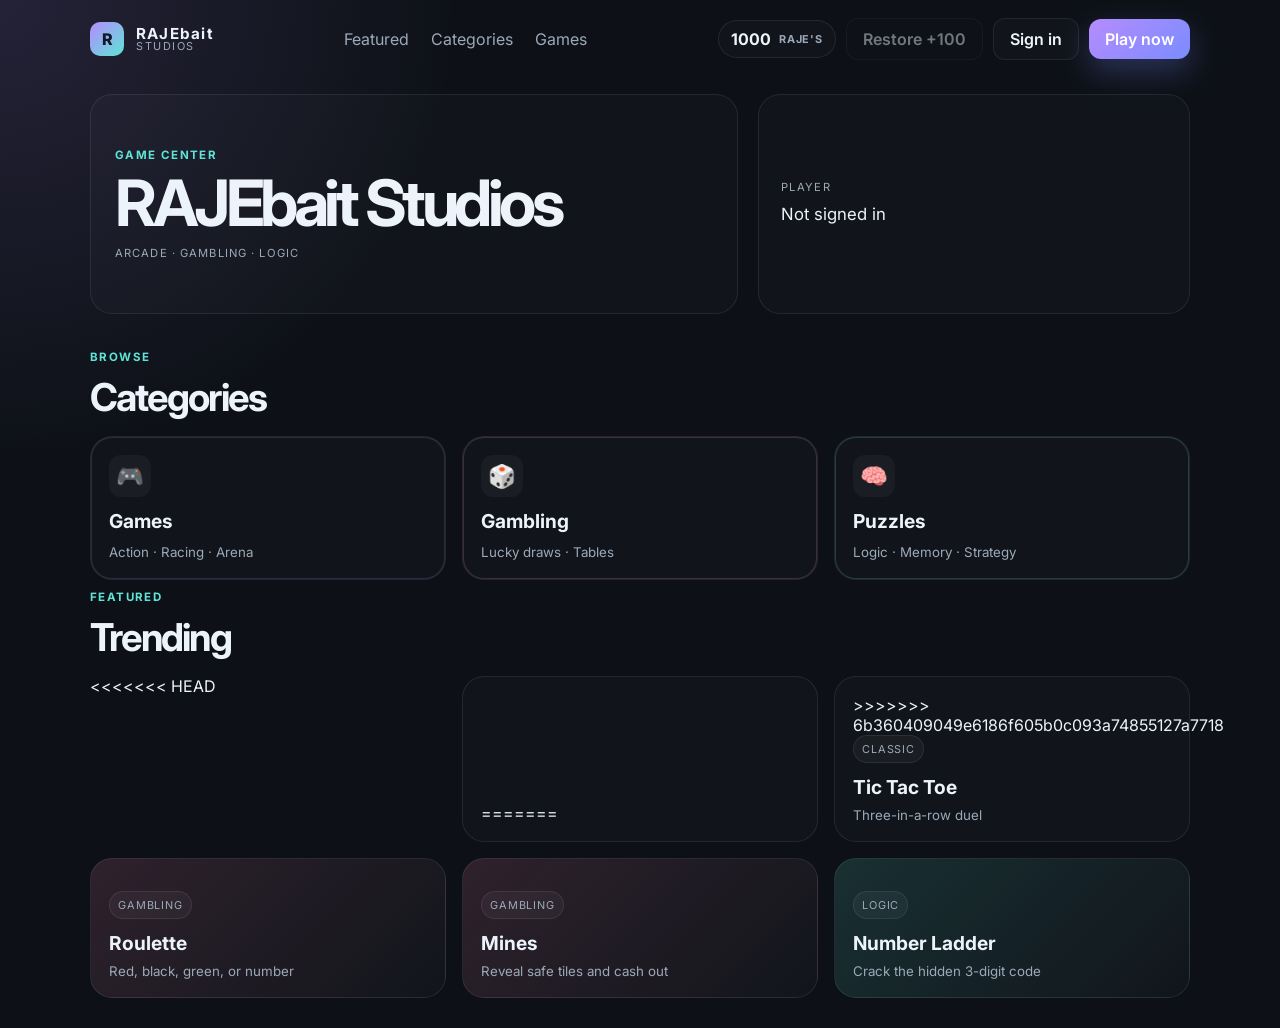
<file: index.html>
<!DOCTYPE html>
<html lang="en">
  <head>
    <meta charset="UTF-8" />
    <meta name="viewport" content="width=device-width, initial-scale=1.0" />
    <title>RAJEbait Studios</title>
    <meta
      name="description"
      content="Minimal game center home page for RAJEbait Studios."
    />
    <link rel="preconnect" href="https://fonts.googleapis.com" />
    <link rel="preconnect" href="https://fonts.gstatic.com" crossorigin />
    <link href="https://fonts.googleapis.com/css2?family=Inter:wght@400;500;600;700;800&display=swap" rel="stylesheet" />
    <link rel="stylesheet" href="styles.css?v=10" />
  </head>
  <body>
    <div class="app-shell">
      <header class="topbar container">
        <a class="brand-link" href="index.html" aria-label="RAJEbait Studios home page">
          <div class="brand-wrap">
            <div class="brand-mark">R</div>
            <div class="brand-copy">
              <span class="brand-name">RAJEbait</span>
              <span class="brand-sub">STUDIOS</span>
            </div>
          </div>
        </a>

        <nav class="main-nav" aria-label="Main navigation">
          <a href="#featured">Featured</a>
          <a href="#categories">Categories</a>
          <a href="games.html">Games</a>
        </nav>

        <div class="header-actions">
          <div class="balance-pill" aria-live="polite">
            <span>1000</span>
            <small>RAJE's</small>
          </div>
          <button id="restoreBalanceButton" class="ghost-btn" type="button" disabled>Restore +100</button>
          <button id="signInButton" class="ghost-btn" type="button">Sign in</button>
          <button id="playNowButton" class="primary-btn" type="button">Play now</button>
        </div>
      </header>

      <main class="container page-content">
        <section class="hero" id="featured">
          <div class="hero-copy">
            <p class="eyebrow">game center</p>
            <h1>RAJEbait Studios</h1>
            <p class="subtitle">Arcade · Gambling · Logic</p>
          </div>

          <aside class="user-panel" id="userPanel">
            <p class="panel-label">Player</p>
            <div id="accountSummary">Not signed in</div>
          </aside>
        </section>

        <section id="categories" class="categories">
          <div class="section-title">
            <p class="eyebrow">browse</p>
            <h2>Categories</h2>
          </div>

          <div class="category-grid">
            <button class="category-card accent-one" type="button" data-category="Games">
              <span class="icon">🎮</span>
              <h3>Games</h3>
              <small>Action · Racing · Arena</small>
            </button>

            <button class="category-card accent-two" type="button" data-category="Gambling">
              <span class="icon">🎲</span>
              <h3>Gambling</h3>
              <small>Lucky draws · Tables</small>
            </button>

            <button class="category-card accent-three" type="button" data-category="Puzzles & Logic">
              <span class="icon">🧠</span>
              <h3>Puzzles</h3>
              <small>Logic · Memory · Strategy</small>
            </button>
          </div>
        </section>

        <section class="featured">
          <div class="section-title">
            <p class="eyebrow">featured</p>
            <h2>Trending</h2>
          </div>

          <div class="feature-row">
<<<<<<< HEAD
            <button class="feature-card" type="button" data-game="Tic Tac Toe" data-category="Games" data-target="games.html">
=======
            <button class="feature-card" type="button" data-game="Tic Tac Toe" data-category="Games" data-target="tic-tac-toe.html">
>>>>>>> 6b360409049e6186f605b0c093a74855127a7718
              <span class="tag">Classic</span>
              <h3>Tic Tac Toe</h3>
              <small>Three-in-a-row duel</small>
            </button>

            <button class="feature-card danger" type="button" data-game="Roulette" data-category="Gambling" data-target="roulette.html">
              <span class="tag">Gambling</span>
              <h3>Roulette</h3>
              <small>Red, black, green, or number</small>
            </button>

            <button class="feature-card danger" type="button" data-game="Mines" data-category="Gambling" data-target="mines.html">
              <span class="tag">Gambling</span>
              <h3>Mines</h3>
              <small>Reveal safe tiles and cash out</small>
            </button>

            <button class="feature-card success" type="button" data-game="Number Ladder" data-category="Puzzles &amp; Logic" data-target="numberLadder/index.html">
              <span class="tag">Logic</span>
              <h3>Number Ladder</h3>
              <small>Crack the hidden 3-digit code</small>
            </button>
          </div>
        </section>
      </main>
    </div>

    <div id="authModal" class="modal hidden" aria-hidden="true">
      <div class="modal-card">
        <button id="closeModal" class="close-btn" type="button" aria-label="Close sign in">×</button>
        <p class="eyebrow">account</p>
        <h2 id="authTitle">Sign in</h2>
        <form id="authForm">
          <label>
            <span id="usernameLabel">Username</span>
            <input id="usernameInput" type="text" maxlength="24" placeholder="Enter username" required />
          </label>
          <label>
            <span id="passwordLabel">Password</span>
            <input id="passwordInput" type="password" maxlength="24" placeholder="Enter password" required />
          </label>
          <label id="confirmPasswordField" class="hidden" hidden style="display: none;">
            <span>Confirm password</span>
            <input id="confirmPasswordInput" type="password" maxlength="24" placeholder="Confirm password" />
          </label>
          <button id="authSubmitButton" class="primary-btn full-width" type="submit">Sign in</button>
        </form>
        <p id="authMessage" class="auth-message" aria-live="polite"></p>
        <button id="authSwitchButton" class="secondary-btn full-width auth-switch" type="button">Make account</button>
      </div>
    </div>

    <script src="script.js?v=6"></script>
  </body>
</html>
</file>
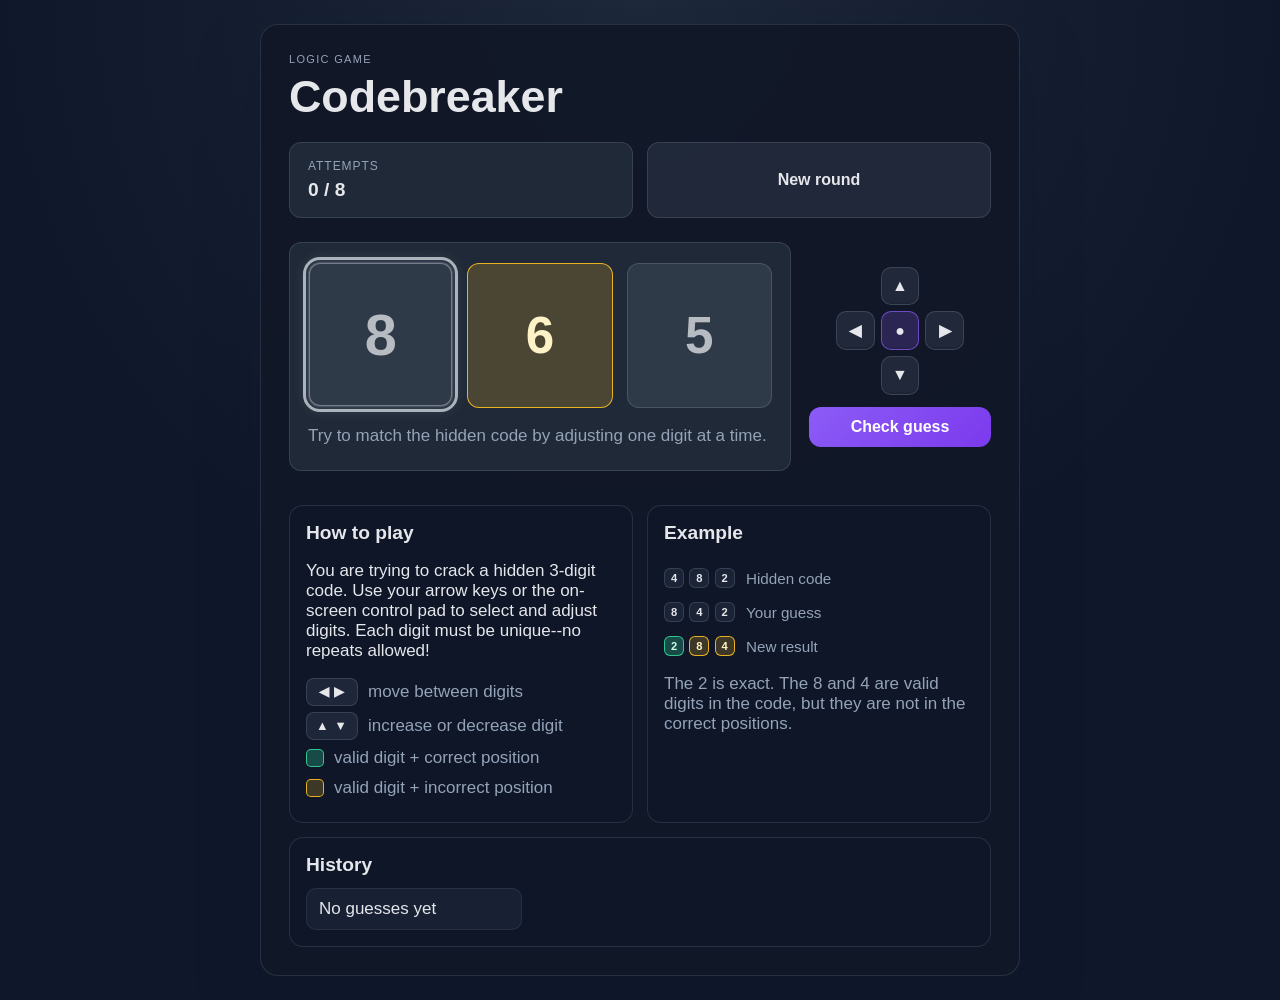
<file: codebreaker/index.html>
<!DOCTYPE html>
<html lang="en">
  <head>
    <meta charset="UTF-8" />
    <meta name="viewport" content="width=device-width, initial-scale=1.0" />
    <title>Codebreaker</title>
    <link rel="stylesheet" href="styles.css" />
  </head>
  <body>
    <main class="game-shell">
      <header class="topbar">
        <div>
          <p class="eyebrow">logic game</p>
          <h1>Codebreaker</h1>
        </div>
      </header>

      <section class="status-row">
        <div class="stat-card solo-stat">
          <span class="label">Attempts</span>
          <strong id="attemptCount">0 / 8</strong>
        </div>
        <button id="newGameBtn" class="secondary-btn new-round-btn" type="button">New round</button>
      </section>

      <div class="game-layout">
        <section class="guess-panel">
          <div id="guessRow" class="guess-row" aria-label="Current guess"></div>
          <p id="message" class="message" aria-live="polite">
            Try to match the hidden code by adjusting one digit at a time.
          </p>
        </section>

        <div class="controls-group">
          <div class="pad-wrap">
            <div class="dpad" aria-label="Directional controls">
              <button class="dpad-btn up" id="upBtn" type="button" aria-label="Move up">▲</button>
              <button class="dpad-btn left" id="leftBtn" type="button" aria-label="Move left">◀</button>
              <button class="dpad-btn center" id="centerBtn" type="button" aria-label="Select current slot">●</button>
              <button class="dpad-btn right" id="rightBtn" type="button" aria-label="Move right">▶</button>
              <button class="dpad-btn down" id="downBtn" type="button" aria-label="Move down">▼</button>
            </div>
          </div>

          <button id="checkBtn" class="primary-btn" type="button">Check guess</button>
        </div>
      </div>

      <div class="bottom-grid">
        <section class="info-panel">
          <h2>How to play</h2>
          <p>
            You are trying to crack a hidden 3-digit code. Use your arrow keys or the on-screen control pad to select and adjust digits. Each digit must be unique--no repeats allowed!
          </p>
          <ul class="play-guide">
            <li>
              <span class="key-badge" aria-label="Left and right arrows">◀ ▶</span>
              <span>move between digits</span>
            </li>
            <li>
              <span class="key-badge" aria-label="Up and down arrows">▲ ▼</span>
              <span>increase or decrease digit</span>
            </li>
            <li>
              <span class="color-chip exact-chip" aria-label="Exact"></span>
              <span>valid digit + correct position</span>
            </li>
            <li>
              <span class="color-chip partial-chip" aria-label="In sequence"></span>
              <span>valid digit + incorrect position</span>
            </li>
          </ul>
        </section>

        <section class="demo-panel">
          <h2>Example</h2>

          <div class="example-line">
            <div class="mini-digit-row" aria-label="Hidden code example">
              <span class="mini-digit">4</span>
              <span class="mini-digit">8</span>
              <span class="mini-digit">2</span>
            </div>
            <span class="example-label">Hidden code</span>
          </div>

          <div class="example-line">
            <div class="mini-digit-row" aria-label="Your guess example">
              <span class="mini-digit">8</span>
              <span class="mini-digit">4</span>
              <span class="mini-digit">2</span>
            </div>
            <span class="example-label">Your guess</span>
          </div>

          <div class="example-line">
            <div class="mini-digit-row" aria-label="Result example">
              <span class="mini-digit exact">2</span>
              <span class="mini-digit partial">8</span>
              <span class="mini-digit partial">4</span>
            </div>
            <span class="example-label">New result</span>
          </div>

          <p class="mini-note">The 2 is exact. The 8 and 4 are valid digits in the code, but they are not in the correct positions.</p>
        </section>
      </div>

      <section class="history-panel">
        <h2>History</h2>
        <div id="historyList" class="history-list"></div>
      </section>
    </main>

    <script src="script.js"></script>
  </body>
</html>
</file>
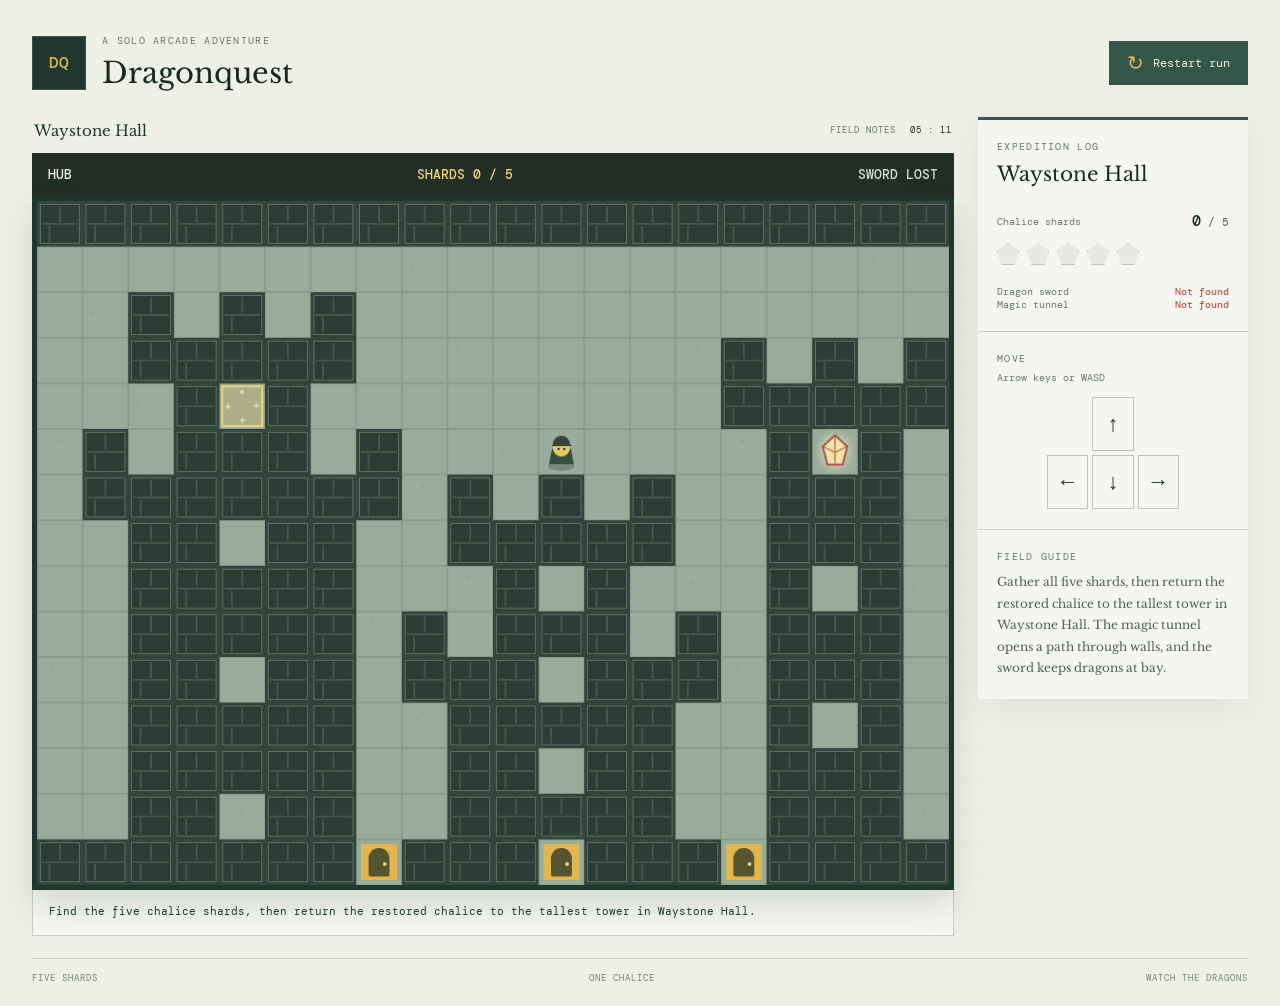
<file: dragonquest/index.html>
<!DOCTYPE html>
<html lang="en">
  <head>
    <meta charset="UTF-8" />
    <meta name="viewport" content="width=device-width, initial-scale=1.0" />
    <meta name="theme-color" content="#eef0e6" />
    <title>Dragonquest</title>
    <link rel="preconnect" href="https://fonts.googleapis.com" />
    <link rel="preconnect" href="https://fonts.gstatic.com" crossorigin />
    <link href="https://fonts.googleapis.com/css2?family=DM+Mono:wght@400;500&family=Libre+Baskerville:wght@400;700&display=swap" rel="stylesheet" />
    <link rel="stylesheet" href="styles.css" />
  </head>
  <body>
    <main class="page-shell">
      <header class="page-heading">
        <div class="title-lockup">
          <div class="crest" aria-hidden="true">DQ</div>
          <div>
            <p class="eyebrow">A solo arcade adventure</p>
            <h1>Dragonquest</h1>
          </div>
        </div>
        <button id="restartButton" class="restart-button" type="button">
          <span aria-hidden="true">↻</span> Restart run
        </button>
      </header>

      <div class="game-layout">
        <section class="play-area" aria-label="Dragonquest game">
          <div class="scene-labels">
            <span id="roomLabel">Waystone Hall</span>
            <span class="scene-coordinates">FIELD NOTES <span id="positionLabel">12 : 10</span></span>
          </div>
          <div class="canvas-hud" aria-label="Room status">
            <span id="canvasRoomLabel"></span>
            <span id="canvasShardStatus"></span>
            <span id="canvasSwordStatus"></span>
          </div>
          <div class="canvas-frame">
            <canvas id="gameCanvas" width="960" height="720" tabindex="0" aria-label="Game map. Use arrow keys or WASD to move."></canvas>
            <div id="winOverlay" class="win-overlay" hidden>
              <div class="victory-shards" aria-hidden="true">
                <span></span><span></span><span></span><span></span><span></span>
              </div>
              <p class="eyebrow">The chalice is home</p>
              <h2>Quest complete</h2>
              <p>You returned the restored chalice to the tallest tower.</p>
              <button id="playAgainButton" class="restart-button light-button" type="button">Play again</button>
            </div>
          </div>
          <p id="statusMessage" class="status-message" aria-live="polite">Find the five chalice shards, then return the restored chalice to the tallest tower in Waystone Hall.</p>
        </section>

        <aside class="expedition-panel" aria-label="Expedition status and controls">
          <section class="progress-section">
            <p class="eyebrow">Expedition log</p>
            <h2 id="roomName">Waystone Hall</h2>
            <div class="stat-line">
              <span>Chalice shards</span>
              <strong><span id="shardCount">0</span><span class="stat-total"> / <span id="shardTotal">4</span></span></strong>
            </div>
            <div class="shard-track" aria-label="Chalice shards collected">
              <span class="shard-mark" data-shard="0"></span>
              <span class="shard-mark" data-shard="1"></span>
              <span class="shard-mark" data-shard="2"></span>
              <span class="shard-mark" data-shard="3"></span>
              <span class="shard-mark" data-shard="4"></span>
            </div>
            <div class="stat-line sword-line">
              <span>Dragon sword</span>
              <strong id="swordStatus" class="sword-status">Not found</strong>
            </div>
            <div class="stat-line tunnel-line">
              <span>Magic tunnel</span>
              <strong id="tunnelStatus" class="tunnel-status">Not found</strong>
            </div>
          </section>

          <section class="controls-section">
            <p class="eyebrow">Move</p>
            <p class="control-hint">Arrow keys or WASD</p>
            <div class="direction-pad" aria-label="Movement controls">
              <button class="direction-button north" data-move="up" type="button" aria-label="Move up">↑</button>
              <button class="direction-button west" data-move="left" type="button" aria-label="Move left">←</button>
              <button class="direction-button east" data-move="right" type="button" aria-label="Move right">→</button>
              <button class="direction-button south" data-move="down" type="button" aria-label="Move down">↓</button>
            </div>
          </section>

          <section class="field-guide">
            <p class="eyebrow">Field guide</p>
            <p>Gather all five shards, then return the restored chalice to the tallest tower in Waystone Hall. The magic tunnel opens a path through walls, and the sword keeps dragons at bay.</p>
          </section>
        </aside>
      </div>
      <footer class="page-footer"><span>FIVE SHARDS</span><span>ONE CHALICE</span><span>WATCH THE DRAGONS</span></footer>
    </main>
    <script src="room-registry.js"></script>
    <script src="rooms/room-hub.js"></script>
    <script src="rooms/room-maze-hall.js"></script>
    <script src="rooms/room-inner-sanctum.js"></script>
    <script src="rooms/room-dungeon1.js"></script>
    <script src="rooms/room-dungeon2.js"></script>
    <script src="rooms/room-dungeon3.js"></script>
    <script src="game.js"></script>
  </body>
</html>
</file>
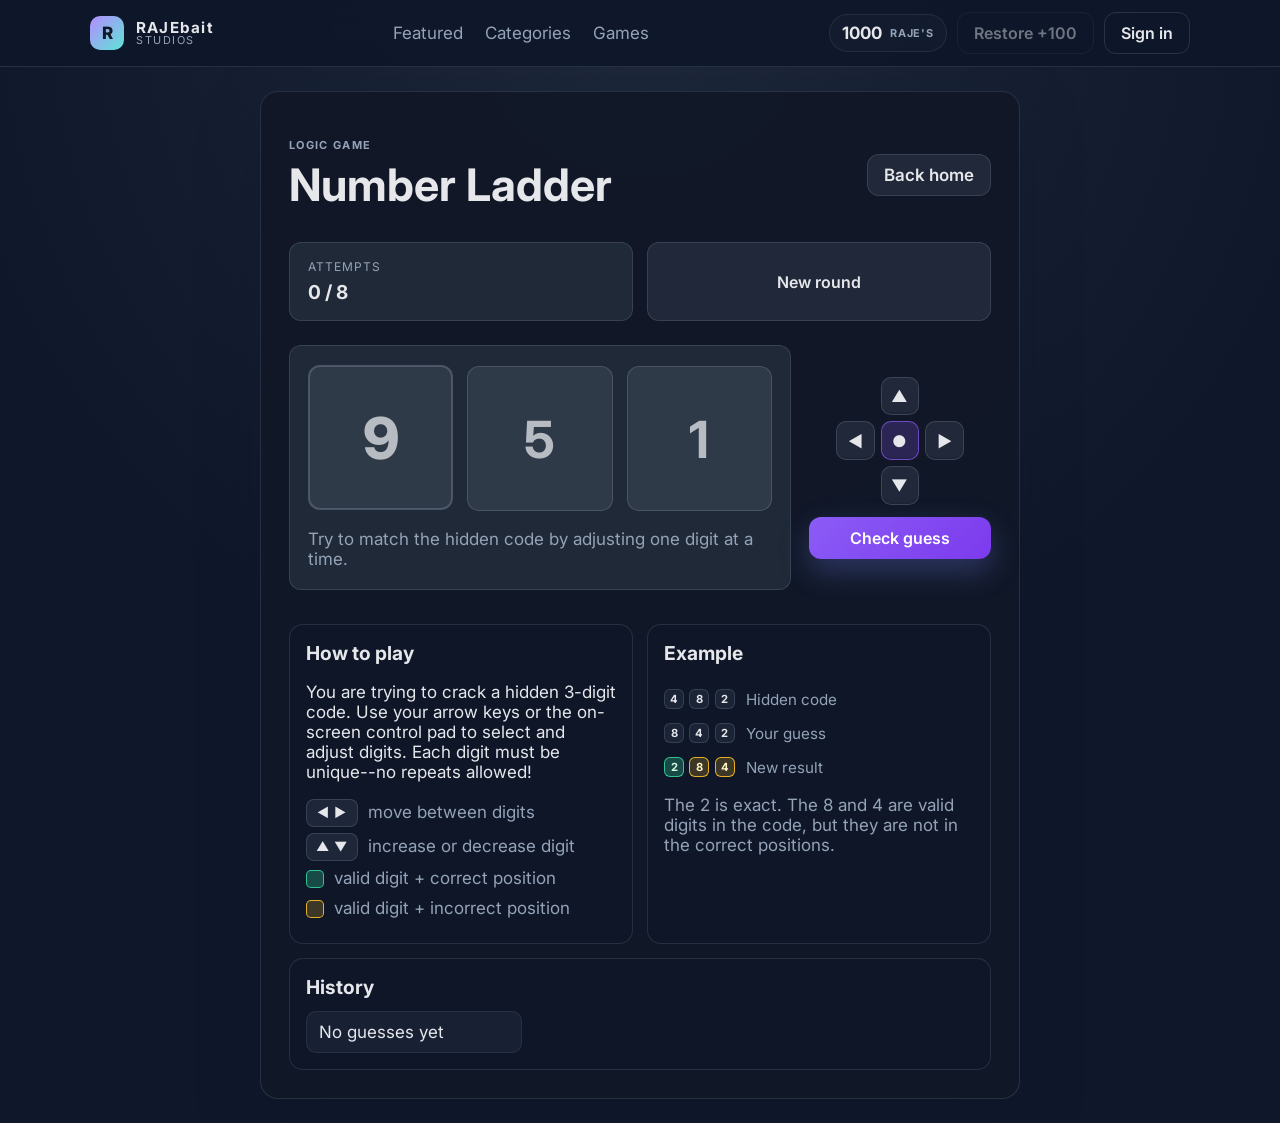
<file: numberLadder/index.html>
<!DOCTYPE html>
<html lang="en">
  <head>
    <meta charset="UTF-8" />
    <meta name="viewport" content="width=device-width, initial-scale=1.0" />
    <title>RAJEbait Studios | Number Ladder</title>
    <link rel="preconnect" href="https://fonts.googleapis.com" />
    <link rel="preconnect" href="https://fonts.gstatic.com" crossorigin />
    <link href="https://fonts.googleapis.com/css2?family=Inter:wght@400;500;600;700;800&display=swap" rel="stylesheet" />
    <link rel="stylesheet" href="../styles.css?v=10" />
    <link rel="stylesheet" href="styles.css" />
  </head>
  <body>
    <div class="app-shell">
      <header class="topbar container studio-topbar">
        <a class="brand-link" href="../index.html" aria-label="RAJEbait Studios home page">
          <div class="brand-wrap">
            <div class="brand-mark">R</div>
            <div class="brand-copy">
              <span class="brand-name">RAJEbait</span>
              <span class="brand-sub">STUDIOS</span>
            </div>
          </div>
        </a>

        <nav class="main-nav" aria-label="Main navigation">
          <a href="../index.html#featured">Featured</a>
          <a href="../index.html#categories">Categories</a>
          <a href="../games.html">Games</a>
        </nav>

        <div class="header-actions">
          <div class="balance-pill" aria-live="polite">
            <span>1000</span>
            <small>RAJE's</small>
          </div>
          <button id="restoreBalanceButton" class="ghost-btn" type="button" disabled>Restore +100</button>
          <button id="signInButton" class="ghost-btn" type="button">Sign in</button>
        </div>
      </header>

      <main class="game-shell">
      <header class="topbar">
        <div>
          <p class="eyebrow">logic game</p>
          <h1>Number Ladder</h1>
        </div>
        <a class="secondary-btn" href="../index.html">Back home</a>
      </header>

      <section class="status-row">
        <div class="stat-card solo-stat">
          <span class="label">Attempts</span>
          <strong id="attemptCount">0 / 8</strong>
        </div>
        <button id="newGameBtn" class="secondary-btn new-round-btn" type="button">New round</button>
      </section>

      <div class="game-layout">
        <section class="guess-panel">
          <div id="guessRow" class="guess-row" aria-label="Current guess"></div>
          <p id="message" class="message" aria-live="polite">
            Try to match the hidden code by adjusting one digit at a time.
          </p>
        </section>

        <div class="controls-group">
          <div class="pad-wrap">
            <div class="dpad" aria-label="Directional controls">
              <button class="dpad-btn up" id="upBtn" type="button" aria-label="Move up">▲</button>
              <button class="dpad-btn left" id="leftBtn" type="button" aria-label="Move left">◀</button>
              <button class="dpad-btn center" id="centerBtn" type="button" aria-label="Select current slot">●</button>
              <button class="dpad-btn right" id="rightBtn" type="button" aria-label="Move right">▶</button>
              <button class="dpad-btn down" id="downBtn" type="button" aria-label="Move down">▼</button>
            </div>
          </div>

          <button id="checkBtn" class="primary-btn" type="button">Check guess</button>
        </div>
      </div>

      <div class="bottom-grid">
        <section class="info-panel">
          <h2>How to play</h2>
          <p>
            You are trying to crack a hidden 3-digit code. Use your arrow keys or the on-screen control pad to select and adjust digits. Each digit must be unique--no repeats allowed!
          </p>
          <ul class="play-guide">
            <li>
              <span class="key-badge" aria-label="Left and right arrows">◀ ▶</span>
              <span>move between digits</span>
            </li>
            <li>
              <span class="key-badge" aria-label="Up and down arrows">▲ ▼</span>
              <span>increase or decrease digit</span>
            </li>
            <li>
              <span class="color-chip exact-chip" aria-label="Exact"></span>
              <span>valid digit + correct position</span>
            </li>
            <li>
              <span class="color-chip partial-chip" aria-label="In sequence"></span>
              <span>valid digit + incorrect position</span>
            </li>
          </ul>
        </section>

        <section class="demo-panel">
          <h2>Example</h2>

          <div class="example-line">
            <div class="mini-digit-row" aria-label="Hidden code example">
              <span class="mini-digit">4</span>
              <span class="mini-digit">8</span>
              <span class="mini-digit">2</span>
            </div>
            <span class="example-label">Hidden code</span>
          </div>

          <div class="example-line">
            <div class="mini-digit-row" aria-label="Your guess example">
              <span class="mini-digit">8</span>
              <span class="mini-digit">4</span>
              <span class="mini-digit">2</span>
            </div>
            <span class="example-label">Your guess</span>
          </div>

          <div class="example-line">
            <div class="mini-digit-row" aria-label="Result example">
              <span class="mini-digit exact">2</span>
              <span class="mini-digit partial">8</span>
              <span class="mini-digit partial">4</span>
            </div>
            <span class="example-label">New result</span>
          </div>

          <p class="mini-note">The 2 is exact. The 8 and 4 are valid digits in the code, but they are not in the correct positions.</p>
        </section>
      </div>

      <section class="history-panel">
        <h2>History</h2>
        <div id="historyList" class="history-list"></div>
      </section>
      </main>
    </div>

    <div id="authModal" class="modal hidden" aria-hidden="true">
      <div class="modal-card">
        <button id="closeModal" class="close-btn" type="button" aria-label="Close sign in">×</button>
        <p class="eyebrow">account</p>
        <h2 id="authTitle">Sign in</h2>
        <form id="authForm">
          <label>
            <span id="usernameLabel">Username</span>
            <input id="usernameInput" type="text" maxlength="24" placeholder="Enter username" required />
          </label>
          <label>
            <span id="passwordLabel">Password</span>
            <input id="passwordInput" type="password" maxlength="24" placeholder="Enter password" required />
          </label>
          <label id="confirmPasswordField" class="hidden" hidden style="display: none;">
            <span>Confirm password</span>
            <input id="confirmPasswordInput" type="password" maxlength="24" placeholder="Confirm password" />
          </label>
          <button id="authSubmitButton" class="primary-btn full-width" type="submit">Sign in</button>
        </form>
        <p id="authMessage" class="auth-message" aria-live="polite"></p>
        <button id="authSwitchButton" class="secondary-btn full-width auth-switch" type="button">Make account</button>
      </div>
    </div>

    <script src="../script.js?v=7"></script>
    <script src="script.js"></script>
  </body>
</html>
</file>
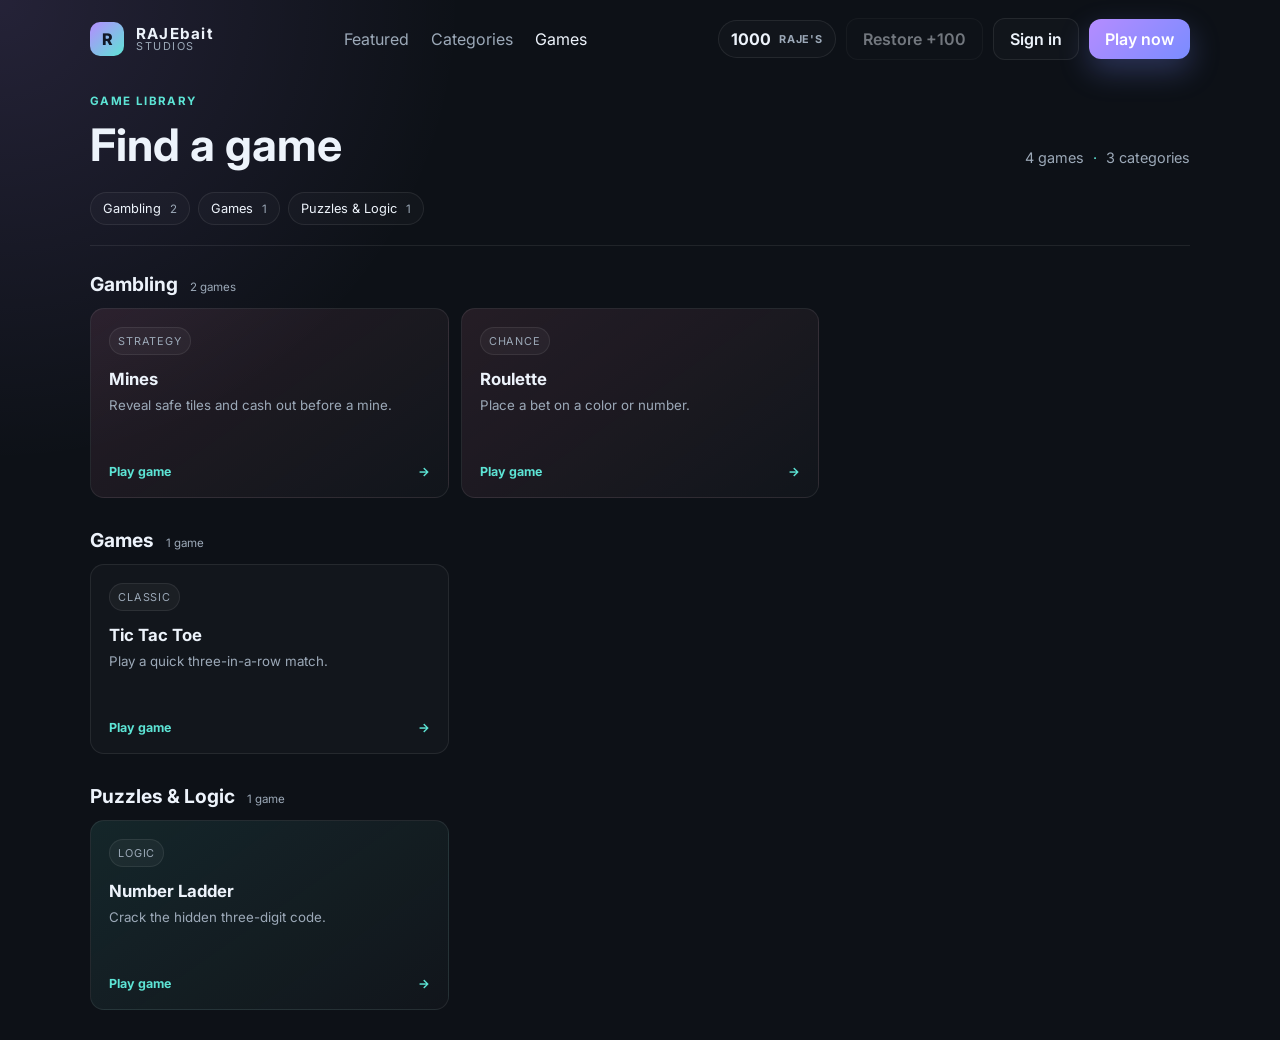
<file: games.html>
<!DOCTYPE html>
<html lang="en">
  <head>
    <meta charset="UTF-8" />
    <meta name="viewport" content="width=device-width, initial-scale=1.0" />
    <title>RAJEbait Studios | Games</title>
    <meta
      name="description"
      content="Browse RAJEbait Studios games by category."
    />
    <link rel="preconnect" href="https://fonts.googleapis.com" />
    <link rel="preconnect" href="https://fonts.gstatic.com" crossorigin />
    <link href="https://fonts.googleapis.com/css2?family=Inter:wght@400;500;600;700;800&display=swap" rel="stylesheet" />
    <link rel="stylesheet" href="styles.css?v=10" />
  </head>
  <body>
    <div class="app-shell">
      <header class="topbar container">
        <a class="brand-link" href="index.html" aria-label="RAJEbait Studios home page">
          <div class="brand-wrap">
            <div class="brand-mark">R</div>
            <div class="brand-copy">
              <span class="brand-name">RAJEbait</span>
              <span class="brand-sub">STUDIOS</span>
            </div>
          </div>
        </a>

        <nav class="main-nav" aria-label="Main navigation">
          <a href="index.html#featured">Featured</a>
          <a href="index.html#categories">Categories</a>
          <a href="games.html" class="active">Games</a>
        </nav>

        <div class="header-actions">
          <div class="balance-pill" aria-live="polite">
            <span>1000</span>
            <small>RAJE's</small>
          </div>
          <button id="restoreBalanceButton" class="ghost-btn" type="button" disabled>Restore +100</button>
          <button id="signInButton" class="ghost-btn" type="button">Sign in</button>
          <button id="playNowButton" class="primary-btn" type="button">Play now</button>
        </div>
      </header>

      <main class="container games-page catalog-page">
        <div class="catalog-heading">
          <div>
            <p class="eyebrow">game library</p>
            <h1>Find a game</h1>
          </div>
          <p class="catalog-count">4 games <span>·</span> 3 categories</p>
        </div>

        <nav class="category-jump" aria-label="Browse game categories">
          <a href="#category-gambling">Gambling <span>2</span></a>
          <a href="#category-games">Games <span>1</span></a>
          <a href="#category-puzzles">Puzzles &amp; Logic <span>1</span></a>
        </nav>

        <div class="catalog-list">
          <section class="catalog-section" id="category-gambling">
            <div class="catalog-section-heading">
              <h2>Gambling</h2>
              <span>2 games</span>
            </div>
            <div class="catalog-grid">
              <button class="catalog-game danger" type="button" data-game="Mines" data-category="Gambling" data-target="mines.html">
                <span class="tag">Strategy</span>
                <h3>Mines</h3>
                <small>Reveal safe tiles and cash out before a mine.</small>
                <span class="catalog-launch">Play game <span aria-hidden="true">→</span></span>
              </button>
              <button class="catalog-game danger" type="button" data-game="Roulette" data-category="Gambling" data-target="roulette.html">
                <span class="tag">Chance</span>
                <h3>Roulette</h3>
                <small>Place a bet on a color or number.</small>
                <span class="catalog-launch">Play game <span aria-hidden="true">→</span></span>
              </button>
            </div>
          </section>

          <section class="catalog-section" id="category-games">
            <div class="catalog-section-heading">
              <h2>Games</h2>
              <span>1 game</span>
            </div>
            <div class="catalog-grid">
              <button class="catalog-game" type="button" data-game="Tic Tac Toe" data-category="Games" data-target="tic-tac-toe.html">
                <span class="tag">Classic</span>
                <h3>Tic Tac Toe</h3>
                <small>Play a quick three-in-a-row match.</small>
                <span class="catalog-launch">Play game <span aria-hidden="true">→</span></span>
              </button>
            </div>
          </section>

          <section class="catalog-section" id="category-puzzles">
            <div class="catalog-section-heading">
              <h2>Puzzles &amp; Logic</h2>
              <span>1 game</span>
            </div>
            <div class="catalog-grid">
              <button class="catalog-game success" type="button" data-game="Number Ladder" data-category="Puzzles &amp; Logic" data-target="numberLadder/index.html">
                <span class="tag">Logic</span>
                <h3>Number Ladder</h3>
                <small>Crack the hidden three-digit code.</small>
                <span class="catalog-launch">Play game <span aria-hidden="true">→</span></span>
              </button>
            </div>
          </section>
        </div>
      </main>
    </div>

    <div id="authModal" class="modal hidden" aria-hidden="true">
      <div class="modal-card">
        <button id="closeModal" class="close-btn" type="button" aria-label="Close sign in">×</button>
        <p class="eyebrow">account</p>
        <h2 id="authTitle">Sign in</h2>
        <form id="authForm">
          <label>
            <span id="usernameLabel">Username</span>
            <input id="usernameInput" type="text" maxlength="24" placeholder="Enter username" required />
          </label>
          <label>
            <span id="passwordLabel">Password</span>
            <input id="passwordInput" type="password" maxlength="24" placeholder="Enter password" required />
          </label>
          <label id="confirmPasswordField" class="hidden" hidden style="display: none;">
            <span>Confirm password</span>
            <input id="confirmPasswordInput" type="password" maxlength="24" placeholder="Confirm password" />
          </label>
          <button id="authSubmitButton" class="primary-btn full-width" type="submit">Sign in</button>
        </form>
        <p id="authMessage" class="auth-message" aria-live="polite"></p>
        <button id="authSwitchButton" class="secondary-btn full-width auth-switch" type="button">Make account</button>
      </div>
    </div>

    <script src="script.js?v=11"></script>
  </body>
</html>
</file>
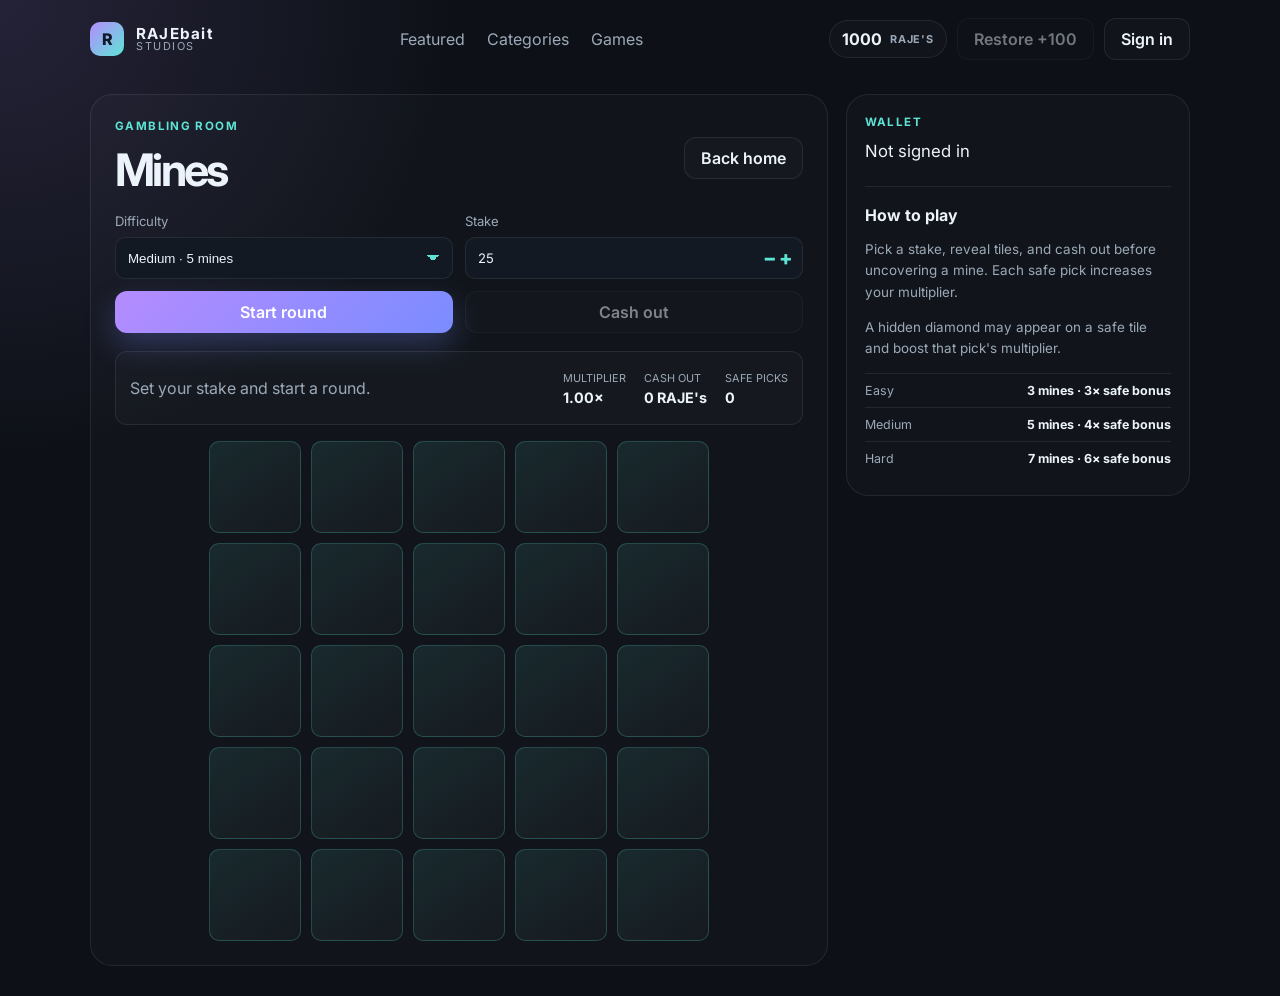
<file: mines.html>
<!DOCTYPE html>
<html lang="en">
  <head>
    <meta charset="UTF-8" />
    <meta name="viewport" content="width=device-width, initial-scale=1.0" />
    <title>RAJEbait Studios | Mines</title>
    <link rel="preconnect" href="https://fonts.googleapis.com" />
    <link rel="preconnect" href="https://fonts.gstatic.com" crossorigin />
    <link href="https://fonts.googleapis.com/css2?family=Inter:wght@400;500;600;700;800&display=swap" rel="stylesheet" />
    <link rel="stylesheet" href="styles.css?v=10" />
  </head>
  <body>
    <div class="app-shell">
      <header class="topbar container">
        <a class="brand-link" href="index.html" aria-label="RAJEbait Studios home page">
          <div class="brand-wrap">
            <div class="brand-mark">R</div>
            <div class="brand-copy">
              <span class="brand-name">RAJEbait</span>
              <span class="brand-sub">STUDIOS</span>
            </div>
          </div>
        </a>
        <nav class="main-nav" aria-label="Main navigation">
          <a href="index.html#featured">Featured</a>
          <a href="index.html#categories">Categories</a>
          <a href="games.html">Games</a>
        </nav>
        <div class="header-actions">
          <div class="balance-pill" aria-live="polite"><span>1000</span><small>RAJE's</small></div>
          <button id="restoreBalanceButton" class="ghost-btn" type="button" disabled>Restore +100</button>
          <button id="signInButton" class="ghost-btn" type="button">Sign in</button>
        </div>
      </header>

      <main class="container games-page">
        <section class="game-layout mines-layout">
          <div class="game-shell mines-shell">
            <div class="game-header">
              <div>
                <p class="eyebrow">gambling room</p>
                <h1>Mines</h1>
              </div>
              <a class="secondary-btn" href="index.html">Back home</a>
            </div>

            <div class="mines-controls">
              <label>
                <span>Difficulty</span>
                <select id="minesDifficulty">
                  <option value="easy">Easy · 3 mines</option>
                  <option value="medium" selected>Medium · 5 mines</option>
                  <option value="hard">Hard · 7 mines</option>
                </select>
              </label>
              <label>
                <span>Stake</span>
                <span class="amount-control mines-stake-control">
                  <input id="minesStake" type="number" min="1" step="1" value="25" inputmode="numeric" />
                  <span class="amount-stepper" aria-label="Adjust stake">
                    <button id="minesDecreaseStake" class="amount-step" type="button" aria-label="Decrease stake">−</button>
                    <button id="minesIncreaseStake" class="amount-step" type="button" aria-label="Increase stake">+</button>
                  </span>
                </span>
              </label>
              <button id="minesStart" class="primary-btn" type="button">Start round</button>
              <button id="minesCashOut" class="secondary-btn" type="button" disabled>Cash out</button>
            </div>

            <div class="mines-roundbar" aria-live="polite">
              <p id="minesMessage">Set your stake and start a round.</p>
              <div class="mines-stats">
                <span><small>Multiplier</small><strong id="minesMultiplier">1.00×</strong></span>
                <span><small>Cash out</small><strong id="minesPayout">0 RAJE's</strong></span>
                <span><small>Safe picks</small><strong id="minesSafeCount">0</strong></span>
              </div>
            </div>

            <div id="minesBoard" class="mines-board" role="group" aria-label="Mines game board"></div>
          </div>

          <aside class="mini-panel">
            <p class="eyebrow">wallet</p>
            <div id="accountSummary" class="mini-summary">Not signed in</div>
            <div class="mines-rules">
              <h2>How to play</h2>
              <p>Pick a stake, reveal tiles, and cash out before uncovering a mine. Each safe pick increases your multiplier.</p>
              <p>A hidden diamond may appear on a safe tile and boost that pick's multiplier.</p>
              <div class="mines-preset"><span>Easy</span><strong>3 mines · 3× safe bonus</strong></div>
              <div class="mines-preset"><span>Medium</span><strong>5 mines · 4× safe bonus</strong></div>
              <div class="mines-preset"><span>Hard</span><strong>7 mines · 6× safe bonus</strong></div>
            </div>
          </aside>
        </section>
      </main>
    </div>

    <div id="authModal" class="modal hidden" aria-hidden="true">
      <div class="modal-card">
        <button id="closeModal" class="close-btn" type="button" aria-label="Close sign in">×</button>
        <p class="eyebrow">account</p>
        <h2 id="authTitle">Sign in</h2>
        <form id="authForm">
          <label><span id="usernameLabel">Username</span><input id="usernameInput" type="text" maxlength="24" placeholder="Enter username" required /></label>
          <label><span id="passwordLabel">Password</span><input id="passwordInput" type="password" maxlength="24" placeholder="Enter password" required /></label>
          <label id="confirmPasswordField" class="hidden" hidden style="display: none;"><span>Confirm password</span><input id="confirmPasswordInput" type="password" maxlength="24" placeholder="Confirm password" /></label>
          <button id="authSubmitButton" class="primary-btn full-width" type="submit">Sign in</button>
        </form>
        <p id="authMessage" class="auth-message" aria-live="polite"></p>
        <button id="authSwitchButton" class="secondary-btn full-width auth-switch" type="button">Make account</button>
      </div>
    </div>
    <script src="script.js?v=9"></script>
    <script src="mines.js?v=1"></script>
  </body>
</html>
</file>
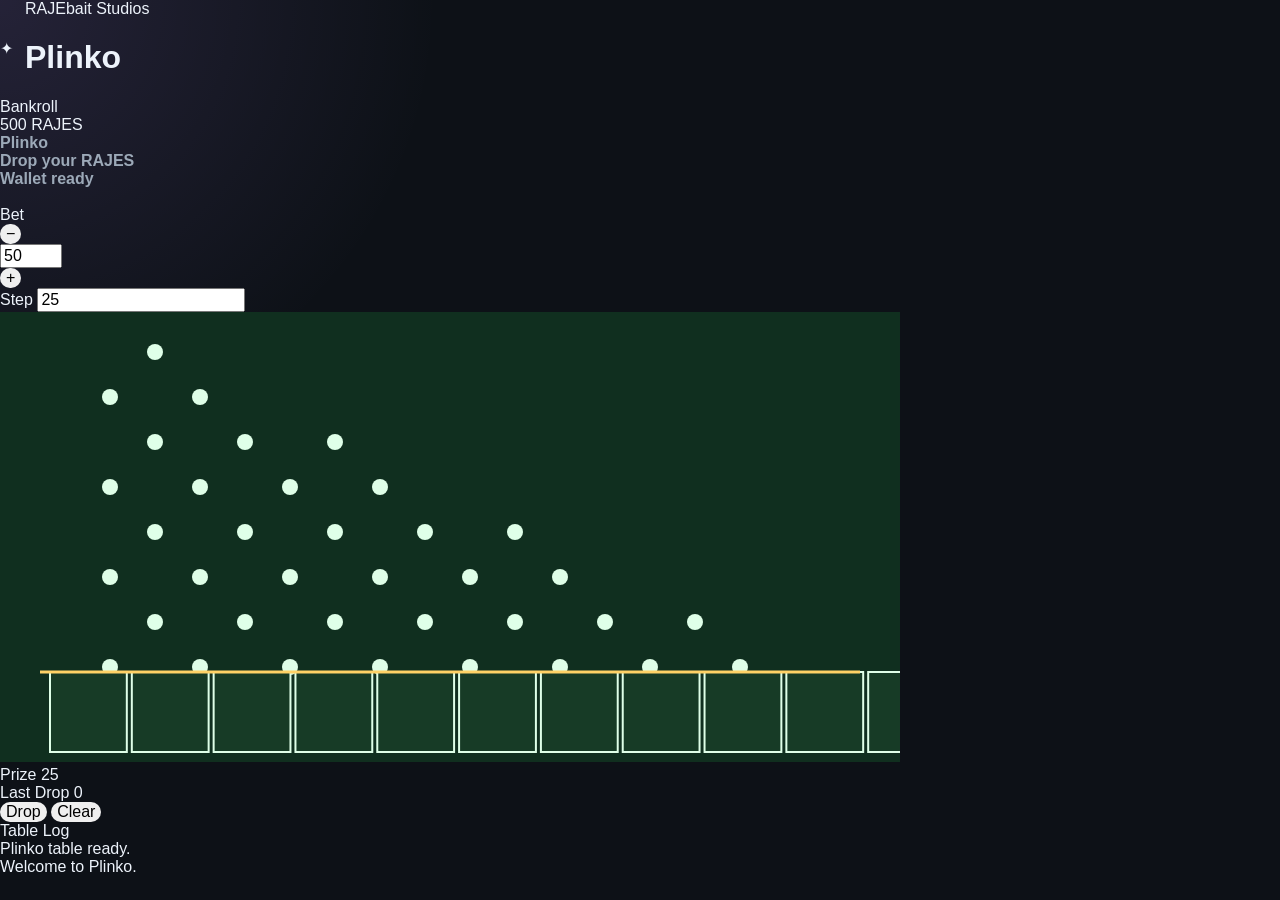
<file: plinko.html>
<!DOCTYPE html>
<html lang="en">
<head>
  <meta charset="UTF-8" />
  <meta name="viewport" content="width=device-width, initial-scale=1.0" />
  <title>RAJEbait Plinko</title>
  <link rel="stylesheet" href="styles.css" />
</head>
<body>
  <div class="app-shell">
    <header class="app-header">
      <div class="brand-wrap">
        <div class="brand-icon">✦</div>
        <div>
          <div class="brand-kicker">RAJEbait Studios</div>
          <h1>Plinko</h1>
        </div>
      </div>
      <div class="bank-wrap">
        <div class="bank-label">Bankroll</div>
        <div class="bank-value" id="bankroll">500 RAJES</div>
      </div>
    </header>

    <main class="game-card">
      <section class="table-top">
        <div class="game-status">
          <div class="status-chip" id="roundBadge">Plinko</div>
          <div class="status-text" id="statusText">Drop your RAJES</div>
          <div class="lock-state unlocked" id="lockState">Wallet ready</div>
        </div>

        <div class="bet-controls">
          <div class="bet-title-wrap">
            <label class="bet-label" for="plinkoBetInput">Bet</label>
          </div>

          <div class="bet-input-group">
            <div class="bet-stepper">
              <button class="icon-button" id="minusBtn" aria-label="Lower bet">−</button>

              <div class="bet-display-wrap">
                <input type="number" id="plinkoBetInput" min="25" max="250" value="50" />
                <div class="bet-display" id="plinkoBetDisplay">50 RAJES</div>
              </div>

              <button class="icon-button" id="plusBtn" aria-label="Raise bet">+</button>
            </div>

            <div class="step-wrap">
              <label class="step-label" for="plinkoStepInput">Step</label>
              <input type="number" id="plinkoStepInput" min="1" value="25" />
            </div>
          </div>
        </div>
      </section>

      <section class="game-board plinko-board">
        <section class="plinko-frame">
          <div class="plinko-scene">
            <canvas id="plinkoCanvas" width="900" height="450"></canvas>
          </div>
        </section>

        <section class="plinko-side">
          <div class="plinko-score-panel">
            <div class="panel-title">
              <span>Prize</span>
              <span class="score" id="plinkoPrize">25</span>
            </div>
            <div class="panel-title">
              <span>Last Drop</span>
              <span class="score" id="plinkoDropBin">0</span>
            </div>
          </div>

          <div class="plinko-controls">
            <button class="control-button primary-button" id="dropBtn">Drop</button>
            <button class="control-button" id="clearBtn">Clear</button>
          </div>
        </section>
      </section>

      <section class="game-log-wrap">
        <div class="log-title">Table Log</div>
        <div class="game-log" id="gameLog">
          <div class="log-item">Welcome to Plinko.</div>
        </div>
      </section>
    </main>
  </div>

  <script src="game-system.js"></script>
  <script src="plinko.js"></script>
</body>
</html>
</file>
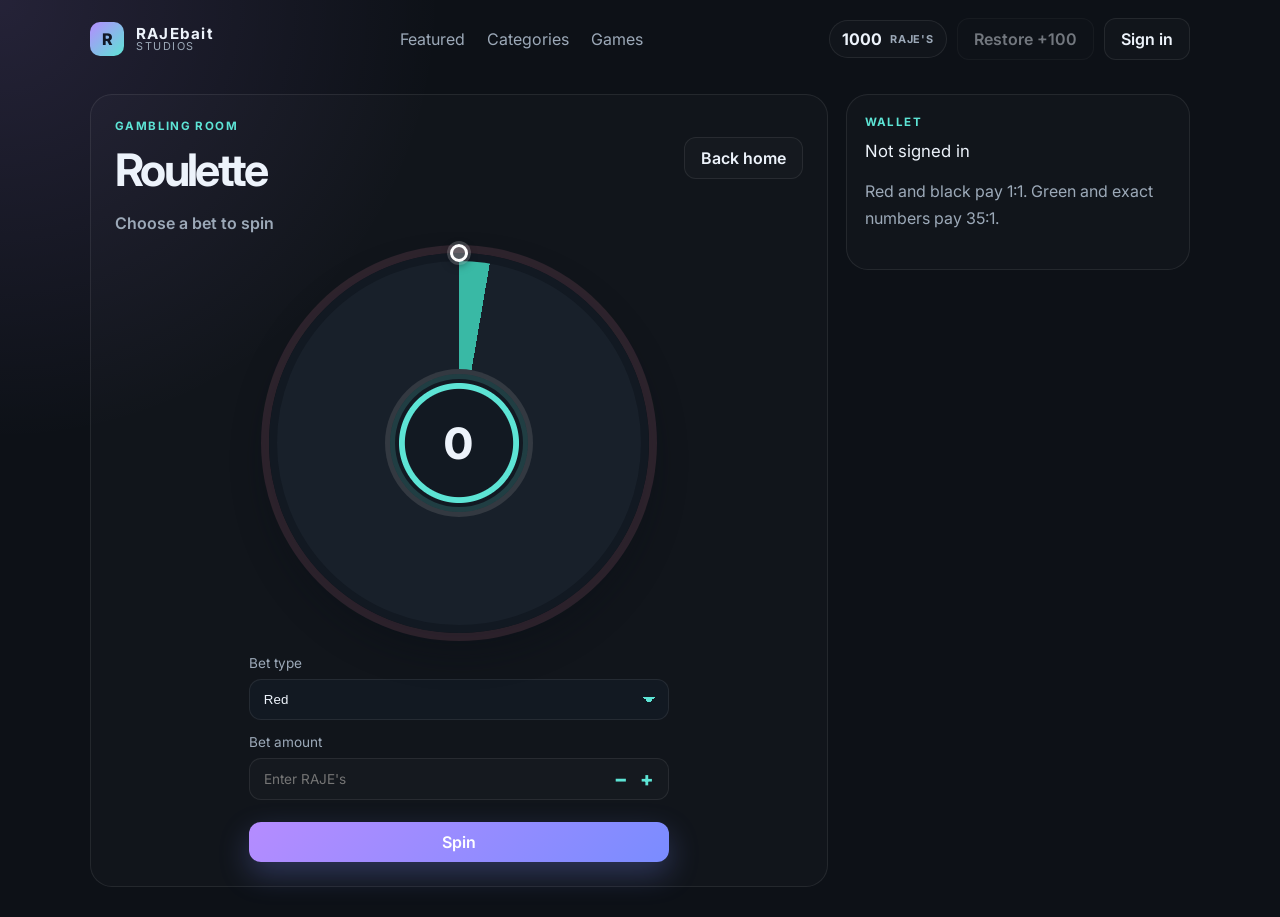
<file: roulette.html>
<!DOCTYPE html>
<html lang="en">
  <head>
    <meta charset="UTF-8" />
    <meta name="viewport" content="width=device-width, initial-scale=1.0" />
    <title>RAJEbait Studios | Roulette</title>
    <link rel="preconnect" href="https://fonts.googleapis.com" />
    <link rel="preconnect" href="https://fonts.gstatic.com" crossorigin />
    <link href="https://fonts.googleapis.com/css2?family=Inter:wght@400;500;600;700;800&display=swap" rel="stylesheet" />
    <link rel="stylesheet" href="styles.css?v=10" />
  </head>
  <body>
    <div class="app-shell">
      <header class="topbar container">
        <a class="brand-link" href="index.html" aria-label="RAJEbait Studios home page">
          <div class="brand-wrap">
            <div class="brand-mark">R</div>
            <div class="brand-copy">
              <span class="brand-name">RAJEbait</span>
              <span class="brand-sub">STUDIOS</span>
            </div>
          </div>
        </a>
        <nav class="main-nav" aria-label="Main navigation">
          <a href="index.html#featured">Featured</a>
          <a href="index.html#categories">Categories</a>
          <a href="games.html">Games</a>
        </nav>
        <div class="header-actions">
          <div class="balance-pill" aria-live="polite"><span>1000</span><small>RAJE's</small></div>
          <button id="restoreBalanceButton" class="ghost-btn" type="button" disabled>Restore +100</button>
          <button id="signInButton" class="ghost-btn" type="button">Sign in</button>
        </div>
      </header>

      <main class="container games-page">
        <section class="game-layout">
          <div class="game-shell roulette-shell" aria-live="polite">
            <div class="game-header">
              <div>
                <p class="eyebrow">gambling room</p>
                <h1>Roulette</h1>
              </div>
              <a class="secondary-btn" href="index.html">Back home</a>
            </div>
            <div id="rouletteResult" class="roulette-result">Choose a bet to spin</div>
            <div class="roulette-wheel-frame">
              <div id="rouletteWheel" class="roulette-wheel" aria-label="Roulette wheel">
                <div class="roulette-labels" aria-hidden="true"></div>
                <span id="rouletteSelector" class="roulette-selector" aria-hidden="true"></span>
                <span id="rouletteWheelNumber">0</span>
              </div>
            </div>
            <form id="rouletteForm" class="roulette-form">
              <label>
                <span>Bet type</span>
                <select id="rouletteBetType">
                  <option value="red">Red</option>
                  <option value="black">Black</option>
                  <option value="green">Green</option>
                  <option value="number">Number</option>
                </select>
              </label>
              <label id="rouletteNumberField" class="hidden">
                <span>Number (0-36)</span>
                <input id="rouletteNumber" type="number" min="0" max="36" placeholder="0-36" />
              </label>
              <label>
                <span>Bet amount</span>
                <span class="amount-control">
                  <input id="rouletteBetAmount" type="number" min="1" step="1" placeholder="Enter RAJE's" required />
                  <span class="amount-stepper" aria-label="Adjust bet amount">
                    <button id="decreaseBetAmount" class="amount-step" type="button" aria-label="Decrease bet amount">−</button>
                    <button id="increaseBetAmount" class="amount-step" type="button" aria-label="Increase bet amount">+</button>
                  </span>
                </span>
              </label>
              <button class="primary-btn full-width" type="submit">Spin</button>
            </form>
          </div>
          <aside class="mini-panel">
            <p class="eyebrow">wallet</p>
            <div id="accountSummary" class="mini-summary">Not signed in</div>
            <p class="mini-copy">Red and black pay 1:1. Green and exact numbers pay 35:1.</p>
          </aside>
        </section>
      </main>
    </div>

    <div id="authModal" class="modal hidden" aria-hidden="true">
      <div class="modal-card">
        <button id="closeModal" class="close-btn" type="button" aria-label="Close sign in">×</button>
        <p class="eyebrow">account</p>
        <h2 id="authTitle">Sign in</h2>
        <form id="authForm">
          <label><span id="usernameLabel">Username</span><input id="usernameInput" type="text" maxlength="24" placeholder="Enter username" required /></label>
          <label><span id="passwordLabel">Password</span><input id="passwordInput" type="password" maxlength="24" placeholder="Enter password" required /></label>
          <label id="confirmPasswordField" class="hidden" hidden style="display: none;"><span>Confirm password</span><input id="confirmPasswordInput" type="password" maxlength="24" placeholder="Confirm password" /></label>
          <button id="authSubmitButton" class="primary-btn full-width" type="submit">Sign in</button>
        </form>
        <p id="authMessage" class="auth-message" aria-live="polite"></p>
        <button id="authSwitchButton" class="secondary-btn full-width auth-switch" type="button">Make account</button>
      </div>
    </div>
    <script src="script.js?v=8"></script>
  </body>
</html>
</file>
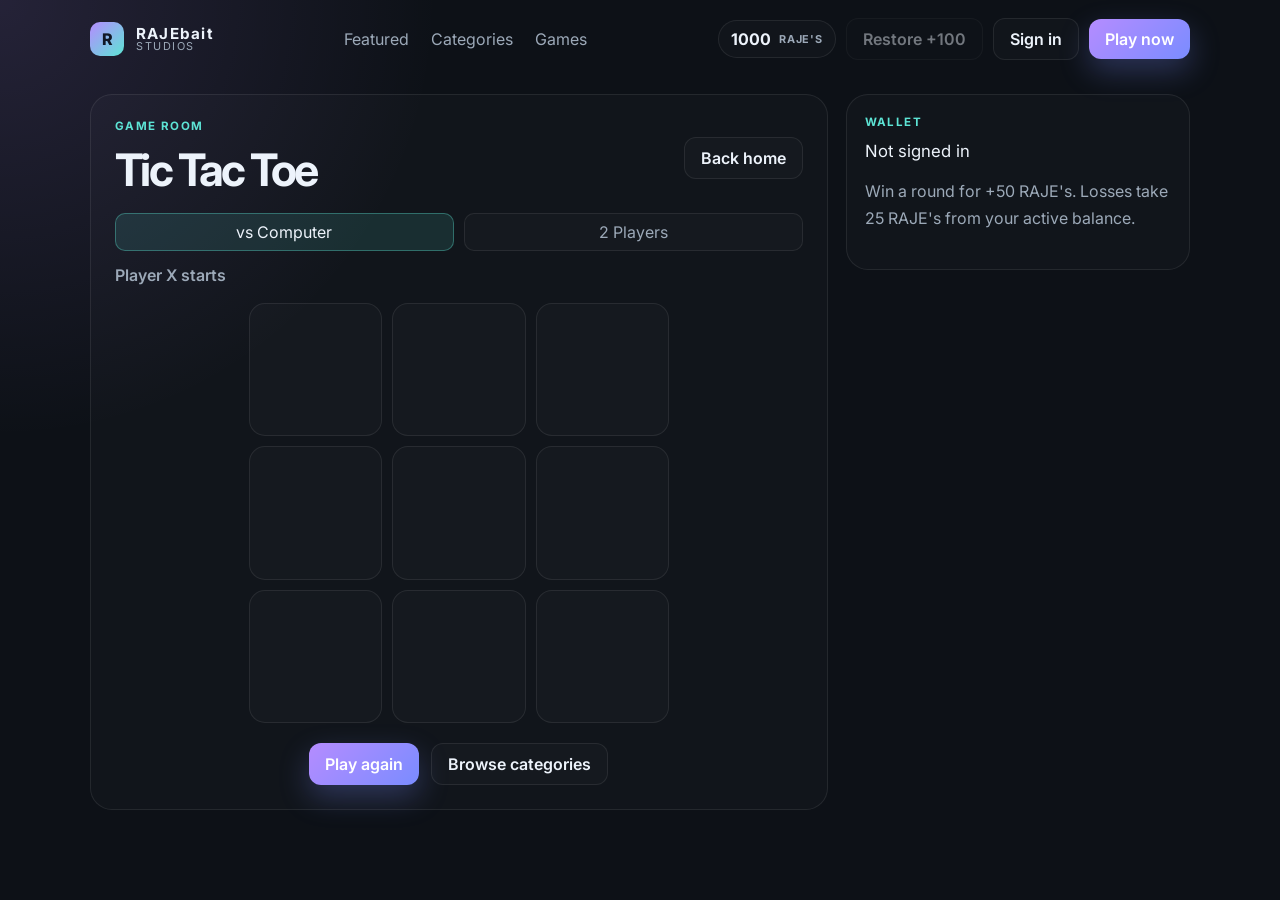
<file: tic-tac-toe.html>
<!DOCTYPE html>
<html lang="en">
  <head>
    <meta charset="UTF-8" />
    <meta name="viewport" content="width=device-width, initial-scale=1.0" />
    <title>RAJEbait Studios | Tic Tac Toe</title>
    <link rel="preconnect" href="https://fonts.googleapis.com" />
    <link rel="preconnect" href="https://fonts.gstatic.com" crossorigin />
    <link href="https://fonts.googleapis.com/css2?family=Inter:wght@400;500;600;700;800&display=swap" rel="stylesheet" />
    <link rel="stylesheet" href="styles.css?v=11" />
  </head>
  <body>
    <div class="app-shell">
      <header class="topbar container">
        <a class="brand-link" href="index.html" aria-label="RAJEbait Studios home page">
          <div class="brand-wrap">
            <div class="brand-mark">R</div>
            <div class="brand-copy">
              <span class="brand-name">RAJEbait</span>
              <span class="brand-sub">STUDIOS</span>
            </div>
          </div>
        </a>
        <nav class="main-nav" aria-label="Main navigation">
          <a href="index.html#featured">Featured</a>
          <a href="index.html#categories">Categories</a>
          <a href="games.html">Games</a>
        </nav>
        <div class="header-actions">
          <div class="balance-pill" aria-live="polite"><span>1000</span><small>RAJE's</small></div>
          <button id="restoreBalanceButton" class="ghost-btn" type="button" disabled>Restore +100</button>
          <button id="signInButton" class="ghost-btn" type="button">Sign in</button>
          <button id="playNowButton" class="primary-btn" type="button">Play now</button>
        </div>
      </header>

      <main class="container games-page">
        <section class="game-layout">
          <div class="game-shell" aria-live="polite">
            <div class="game-header">
              <div>
                <p class="eyebrow">game room</p>
                <h1>Tic Tac Toe</h1>
              </div>
              <a class="secondary-btn" href="index.html">Back home</a>
            </div>

            <div class="ttt-mode-row">
              <button id="tttModeComputer" class="ttt-mode-btn active" type="button">vs Computer</button>
              <button id="tttModeTwoPlayer" class="ttt-mode-btn" type="button">2 Players</button>
            </div>

            <div id="tttStatus" class="game-status">Player X starts</div>

            <div id="ticTacToeBoard" class="tic-tac-toe-board" role="grid" aria-label="Tic Tac Toe board">
              <button class="ttt-cell" type="button" data-index="0" aria-label="Cell 1"></button>
              <button class="ttt-cell" type="button" data-index="1" aria-label="Cell 2"></button>
              <button class="ttt-cell" type="button" data-index="2" aria-label="Cell 3"></button>
              <button class="ttt-cell" type="button" data-index="3" aria-label="Cell 4"></button>
              <button class="ttt-cell" type="button" data-index="4" aria-label="Cell 5"></button>
              <button class="ttt-cell" type="button" data-index="5" aria-label="Cell 6"></button>
              <button class="ttt-cell" type="button" data-index="6" aria-label="Cell 7"></button>
              <button class="ttt-cell" type="button" data-index="7" aria-label="Cell 8"></button>
              <button class="ttt-cell" type="button" data-index="8" aria-label="Cell 9"></button>
            </div>

            <div class="game-actions">
              <button id="tttPlayAgain" class="primary-btn" type="button">Play again</button>
              <button class="secondary-btn" id="browseCategoriesBtn" type="button">Browse categories</button>
            </div>
          </div>

          <aside class="mini-panel">
            <p class="eyebrow">wallet</p>
            <div id="accountSummary" class="mini-summary">Not signed in</div>
            <p class="mini-copy">Win a round for +50 RAJE's. Losses take 25 RAJE's from your active balance.</p>
          </aside>
        </section>
      </main>
    </div>

    <div id="authModal" class="modal hidden" aria-hidden="true">
      <div class="modal-card">
        <button id="closeModal" class="close-btn" type="button" aria-label="Close sign in">×</button>
        <p class="eyebrow">account</p>
        <h2 id="authTitle">Sign in</h2>
        <form id="authForm">
          <label>
            <span id="usernameLabel">Username</span>
            <input id="usernameInput" type="text" maxlength="24" placeholder="Enter username" required />
          </label>
          <label>
            <span id="passwordLabel">Password</span>
            <input id="passwordInput" type="password" maxlength="24" placeholder="Enter password" required />
          </label>
          <label id="confirmPasswordField" class="hidden" hidden style="display: none;">
            <span>Confirm password</span>
            <input id="confirmPasswordInput" type="password" maxlength="24" placeholder="Confirm password" />
          </label>
          <button id="authSubmitButton" class="primary-btn full-width" type="submit">Sign in</button>
        </form>
        <p id="authMessage" class="auth-message" aria-live="polite"></p>
        <button id="authSwitchButton" class="secondary-btn full-width auth-switch" type="button">Make account</button>
      </div>
    </div>
    <script src="script.js?v=11"></script>
  </body>
</html>
</file>
<file: styles.css>
:root {
  --bg: #0d1117;
  --panel: #121922;
  --panel-soft: #151d29;
  --card-border: rgba(255, 255, 255, 0.08);
  --text: #edf3fb;
  --muted: #9ca9b8;
  --lavender: #b58cff;
  --teal: #5de4d5;
  --rose: #ff8aad;
  --amber: #ffd28a;
  --shadow: rgba(8, 12, 20, 0.4);
}

* { box-sizing: border-box; }

html { scroll-behavior: smooth; }

body {
  margin: 0;
  font-family: "Inter", sans-serif;
  background: radial-gradient(circle at top left, rgba(181, 140, 255, 0.14), transparent 28%), var(--bg);
  color: var(--text);
}

button, input, a { font: inherit; }

a { text-decoration: none; }

button {
  border: 0;
  border-radius: 12px;
  cursor: pointer;
  transition: transform 0.2s ease, opacity 0.2s ease;
}

button:hover { transform: translateY(-1px); }

.app-shell { min-height: 100vh; }

.container {
  width: min(1100px, calc(100% - 32px));
  margin: 0 auto;
}

.topbar {
  display: flex;
  align-items: center;
  justify-content: space-between;
  gap: 18px;
  padding: 18px 0 10px;
}

.brand-link { color: inherit; }

.brand-wrap {
  display: flex;
  align-items: center;
  gap: 12px;
}

.brand-mark {
  width: 34px;
  height: 34px;
  display: grid;
  place-items: center;
  border-radius: 10px;
  background: linear-gradient(135deg, var(--lavender), var(--teal));
  color: #111827;
  font-weight: 800;
}

.brand-copy {
  display: flex;
  flex-direction: column;
  line-height: 1;
}

.brand-name {
  font-size: 0.95rem;
  font-weight: 700;
  letter-spacing: 0.08em;
}

.brand-sub {
  color: var(--muted);
  font-size: 0.68rem;
  letter-spacing: 0.14em;
}

.main-nav {
  display: flex;
  align-items: center;
  gap: 22px;
}

.main-nav a {
  color: var(--muted);
}

.main-nav a:hover,
.main-nav a.active {
  color: var(--text);
}

.header-actions {
  display: flex;
  align-items: center;
  gap: 10px;
  flex-wrap: wrap;
}

.balance-pill {
  display: inline-flex;
  align-items: center;
  gap: 8px;
  padding: 8px 12px;
  border: 1px solid var(--card-border);
  border-radius: 999px;
  background: rgba(255, 255, 255, 0.02);
  color: var(--text);
  font-weight: 700;
}

.balance-pill small {
  color: var(--muted);
  font-size: 0.68rem;
  letter-spacing: 0.08em;
  text-transform: uppercase;
}

.ghost-btn,
.secondary-btn {
  background: rgba(255, 255, 255, 0.02);
  color: var(--text);
  border: 1px solid var(--card-border);
}

.secondary-btn {
  border-radius: 12px;
}

.ghost-btn:disabled {
  opacity: 0.45;
  cursor: not-allowed;
  transform: none;
}

.primary-btn {
  background: linear-gradient(135deg, var(--lavender), #7a8cff);
  color: white;
  box-shadow: 0 12px 30px rgba(122, 140, 255, 0.28);
}

.ghost-btn,
.primary-btn,
.secondary-btn {
  padding: 10px 16px;
  font-weight: 600;
  display: inline-flex;
  align-items: center;
  justify-content: center;
}

.page-content {
  padding-top: 24px;
  padding-bottom: 30px;
}

.hero {
  display: grid;
  grid-template-columns: 1.2fr 0.8fr;
  gap: 20px;
  align-items: stretch;
  min-height: 220px;
  margin-bottom: 26px;
}

.hero-copy,
.user-panel,
.category-card,
.feature-card,
.empty-state,
.modal-card {
  background: rgba(255, 255, 255, 0.02);
  border: 1px solid var(--card-border);
  border-radius: 22px;
}

.hero-copy {
  padding: 26px 24px;
  display: flex;
  flex-direction: column;
  justify-content: center;
}

.eyebrow {
  margin: 0 0 10px;
  color: var(--teal);
  font-size: 0.72rem;
  letter-spacing: 0.12em;
  text-transform: uppercase;
  font-weight: 700;
}

.hero-copy h1 {
  margin: 0;
  font-size: clamp(2.4rem, 5vw, 4rem);
  letter-spacing: -0.07em;
  line-height: 0.96;
}

.subtitle {
  margin: 12px 0 0;
  color: var(--muted);
  letter-spacing: 0.1em;
  text-transform: uppercase;
  font-size: 0.7rem;
}

.user-panel {
  padding: 20px 22px;
  display: flex;
  flex-direction: column;
  justify-content: center;
}

.panel-label {
  margin: 0 0 8px;
  color: var(--muted);
  font-size: 0.7rem;
  letter-spacing: 0.12em;
  text-transform: uppercase;
}

#accountSummary {
  color: var(--text);
  font-size: 1.05rem;
  line-height: 1.5;
}

.categories,
.featured {
  padding-top: 10px;
}

.section-title {
  margin-bottom: 16px;
}

.section-title h2 {
  margin: 0;
  font-size: clamp(1.7rem, 3vw, 2.4rem);
  letter-spacing: -0.05em;
}

.category-grid,
.feature-row {
  display: grid;
  gap: 16px;
}

.category-grid {
  grid-template-columns: repeat(3, minmax(0, 1fr));
}

.category-card,
.feature-card {
  text-align: left;
  width: 100%;
  padding: 18px;
  color: var(--text);
}

.icon {
  display: inline-grid;
  place-items: center;
  width: 42px;
  height: 42px;
  border-radius: 12px;
  background: rgba(255, 255, 255, 0.04);
  margin-bottom: 12px;
  font-size: 1.4rem;
}

.category-card h3,
.feature-card h3 {
  margin: 0 0 8px;
  font-size: 1.2rem;
}

.category-card small,
.feature-card small {
  color: var(--muted);
}

.accent-one { box-shadow: inset 0 0 0 1px rgba(181, 140, 255, 0.18); }
.accent-two { box-shadow: inset 0 0 0 1px rgba(255, 138, 173, 0.2); }
.accent-three { box-shadow: inset 0 0 0 1px rgba(93, 228, 213, 0.2); }

.feature-row {
  grid-template-columns: repeat(3, minmax(0, 1fr));
}

.feature-card {
  min-height: 140px;
  display: flex;
  flex-direction: column;
  justify-content: flex-end;
}

.tag {
  display: inline-flex;
  width: fit-content;
  margin-bottom: 12px;
  background: rgba(255, 255, 255, 0.04);
  border: 1px solid var(--card-border);
  padding: 6px 8px;
  border-radius: 999px;
  font-size: 0.68rem;
  letter-spacing: 0.08em;
  text-transform: uppercase;
  color: var(--muted);
}

.feature-card.danger {
  background: linear-gradient(135deg, rgba(255, 138, 173, 0.14), rgba(255,255,255,0.02));
}

.feature-card.success {
  background: linear-gradient(135deg, rgba(93, 228, 213, 0.15), rgba(255,255,255,0.02));
}

.games-page {
  padding-top: 24px;
  padding-bottom: 30px;
}

.catalog-heading {
  display: flex;
  align-items: end;
  justify-content: space-between;
  gap: 20px;
  margin-bottom: 20px;
}

.catalog-heading h1 {
  margin: 0;
  font-size: clamp(2rem, 4vw, 2.8rem);
}

.catalog-count {
  margin: 0 0 6px;
  color: var(--muted);
  font-size: 0.9rem;
}

.catalog-count span {
  padding: 0 5px;
  color: var(--teal);
}

.category-jump {
  display: flex;
  flex-wrap: wrap;
  gap: 8px;
  margin-bottom: 26px;
  padding-bottom: 20px;
  border-bottom: 1px solid var(--card-border);
}

.category-jump a {
  display: inline-flex;
  align-items: center;
  gap: 9px;
  padding: 8px 12px;
  border: 1px solid var(--card-border);
  border-radius: 999px;
  color: var(--text);
  background: rgba(255, 255, 255, 0.025);
  font-size: 0.8rem;
}

.category-jump a:hover {
  border-color: rgba(93, 228, 213, 0.45);
  color: var(--teal);
}

.category-jump span,
.catalog-section-heading > span {
  color: var(--muted);
  font-size: 0.72rem;
}

.catalog-list {
  display: grid;
  gap: 30px;
}

.catalog-section {
  scroll-margin-top: 24px;
}

.catalog-section-heading {
  display: flex;
  align-items: baseline;
  gap: 12px;
  margin-bottom: 12px;
}

.catalog-section-heading h2 {
  margin: 0;
  font-size: 1.2rem;
}

.catalog-grid {
  display: grid;
  grid-template-columns: repeat(3, minmax(0, 1fr));
  gap: 12px;
}

.catalog-game {
  display: flex;
  flex-direction: column;
  align-items: flex-start;
  min-width: 0;
  min-height: 190px;
  padding: 18px;
  border: 1px solid var(--card-border);
  border-radius: 14px;
  background: rgba(255, 255, 255, 0.025);
  color: var(--text);
  text-align: left;
}

.catalog-game.danger {
  background: linear-gradient(145deg, rgba(255, 138, 173, 0.1), rgba(255, 255, 255, 0.02));
}

.catalog-game.success {
  background: linear-gradient(145deg, rgba(93, 228, 213, 0.1), rgba(255, 255, 255, 0.02));
}

.catalog-game:hover {
  border-color: rgba(93, 228, 213, 0.42);
  transform: translateY(-2px);
}

.catalog-game .tag {
  margin-bottom: 14px;
}

.catalog-game h3 {
  margin: 0 0 7px;
  font-size: 1.05rem;
}

.catalog-game small {
  color: var(--muted);
  line-height: 1.5;
}

.catalog-launch {
  display: flex;
  justify-content: space-between;
  width: 100%;
  margin-top: auto;
  padding-top: 18px;
  color: var(--teal);
  font-size: 0.78rem;
  font-weight: 700;
}

.game-layout {
  display: grid;
  grid-template-columns: minmax(0, 1.5fr) minmax(220px, 0.7fr);
  gap: 18px;
  align-items: start;
}

.game-shell,
.mini-panel {
  background: rgba(255, 255, 255, 0.02);
  border: 1px solid var(--card-border);
  border-radius: 22px;
}

.game-shell {
  padding: 24px;
}

.game-header {
  display: flex;
  align-items: center;
  justify-content: space-between;
  gap: 16px;
  margin-bottom: 16px;
}

.game-header > .secondary-btn {
  border-radius: 12px;
  flex-shrink: 0;
}

.game-header h1 {
  margin: 0;
  font-size: clamp(2rem, 4vw, 2.8rem);
  letter-spacing: -0.06em;
}

.ttt-mode-row {
  display: flex;
  gap: 10px;
  margin-bottom: 14px;
}

.ttt-mode-btn {
  flex: 1;
  padding: 8px 12px;
  border-radius: 10px;
  border: 1px solid var(--card-border);
  background: rgba(255, 255, 255, 0.02);
  color: var(--muted);
}

.ttt-mode-btn.active {
  background: rgba(93, 228, 213, 0.12);
  color: var(--text);
  border-color: rgba(93, 228, 213, 0.35);
}

.game-status {
  margin-bottom: 18px;
  color: var(--muted);
  font-weight: 600;
}

.tic-tac-toe-board {
  display: grid;
  grid-template-columns: repeat(3, minmax(0, 1fr));
  gap: 10px;
  width: min(420px, 100%);
  margin: 0 auto 20px;
}

.ttt-cell {
  aspect-ratio: 1;
  border-radius: 16px;
  border: 1px solid var(--card-border);
  background: rgba(255, 255, 255, 0.02);
  color: var(--text);
  font-size: clamp(2.3rem, 6vw, 4rem);
  font-weight: 800;
  line-height: 1;
}

.ttt-cell.x {
  color: var(--teal);
}

.ttt-cell.o {
  color: var(--rose);
}

.ttt-cell:disabled {
  cursor: default;
  opacity: 1;
  transform: none;
}

.game-actions {
  display: flex;
  justify-content: center;
  gap: 12px;
  flex-wrap: wrap;
}

.mini-panel {
  padding: 20px 18px;
}

.mini-summary {
  color: var(--text);
  line-height: 1.5;
}

.mini-copy {
  margin-top: 14px;
  color: var(--muted);
  line-height: 1.7;
}

.roulette-result {
  min-height: 24px;
  margin-bottom: 16px;
  color: var(--muted);
  font-weight: 600;
}

.roulette-wheel-frame {
  position: relative;
  width: min(380px, 86vw);
  aspect-ratio: 1;
  margin: 0 auto 22px;
}

.roulette-wheel {
  position: absolute;
  inset: 0;
  display: grid;
  place-items: center;
  border: 8px solid var(--panel);
  border-radius: 50%;
  background: conic-gradient(#39b9a5 0deg 9.73deg, #18202a 9.73deg 360deg);
  box-shadow: 0 0 0 8px rgba(255, 138, 173, 0.12), 0 18px 36px rgba(8, 12, 20, 0.38);
  color: var(--text);
  font-size: 2.7rem;
  font-weight: 800;
  transform: rotate(0deg);
}

.roulette-wheel::before {
  content: '';
  position: absolute;
  width: 38%;
  aspect-ratio: 1;
  border: 5px solid rgba(255, 255, 255, 0.14);
  border-radius: 50%;
  background: radial-gradient(circle, var(--panel) 0 55%, var(--teal) 56% 61%, var(--panel) 62% 100%);
  box-shadow: inset 0 0 0 5px rgba(93, 228, 213, 0.18);
}

.roulette-wheel > #rouletteWheelNumber {
  position: relative;
  z-index: 1;
}

.roulette-labels {
  position: absolute;
  inset: 0;
  z-index: 1;
}

.roulette-number {
  position: absolute;
  top: 50%;
  left: 50%;
  width: 18px;
  text-align: center;
  font-size: 0.58rem;
  font-weight: 800;
  transform-origin: 50% 50%;
}

.roulette-selector {
  position: absolute;
  top: 50%;
  left: 50%;
  z-index: 3;
  width: 18px;
  height: 18px;
  border: 3px solid #ffffff;
  border-radius: 50%;
  background: rgba(255, 255, 255, 0.28);
  box-shadow: 0 0 0 3px rgba(255, 255, 255, 0.18), 0 3px 8px rgba(8, 12, 20, 0.5);
  transform: translate(-50%, -50%) rotate(0deg) translateY(-190px);
  pointer-events: none;
}

.roulette-selector.selected {
  box-shadow: 0 0 0 4px rgba(255, 255, 255, 0.26), 0 3px 8px rgba(8, 12, 20, 0.5);
}

.roulette-form {
  display: grid;
  gap: 14px;
  max-width: 420px;
  margin: 0 auto;
}

.roulette-form label {
  display: grid;
  gap: 8px;
  color: var(--muted);
  font-size: 0.85rem;
}

.roulette-form input,
.roulette-form select {
  width: 100%;
  padding: 12px 14px;
  border: 1px solid var(--card-border);
  border-radius: 12px;
  background: rgba(255, 255, 255, 0.02);
  color: var(--text);
}

.roulette-form input[type="number"] {
  appearance: textfield;
}

.roulette-form input[type="number"]::-webkit-inner-spin-button,
.roulette-form input[type="number"]::-webkit-outer-spin-button {
  appearance: none;
  margin: 0;
}

.roulette-form input[type="number"]:focus {
  outline: none;
  border-color: var(--teal);
  box-shadow: 0 0 0 3px rgba(93, 228, 213, 0.14);
}

.roulette-form select {
  appearance: none;
  color-scheme: dark;
  padding-right: 42px;
  background-color: var(--panel);
  background-image: linear-gradient(45deg, transparent 50%, var(--teal) 50%), linear-gradient(135deg, var(--teal) 50%, transparent 50%);
  background-position: calc(100% - 19px) 50%, calc(100% - 13px) 50%;
  background-repeat: no-repeat;
  background-size: 6px 6px, 6px 6px;
}

.roulette-form select:focus {
  outline: none;
  border-color: var(--teal);
  box-shadow: 0 0 0 3px rgba(93, 228, 213, 0.14);
}

.roulette-form select option {
  background: var(--panel);
  color: var(--text);
}

.mines-layout {
  grid-template-columns: minmax(0, 1.5fr) minmax(240px, 0.7fr);
}

.mines-shell {
  min-width: 0;
}

.mines-controls {
  display: grid;
  grid-template-columns: repeat(2, minmax(0, 1fr));
  align-items: end;
  gap: 12px;
  margin-bottom: 18px;
}

.mines-controls label {
  display: grid;
  gap: 8px;
  color: var(--muted);
  font-size: 0.82rem;
}

.mines-controls input,
.mines-controls select {
  width: 100%;
  min-height: 42px;
  padding: 10px 12px;
  border: 1px solid var(--card-border);
  border-radius: 10px;
  background-color: var(--panel);
  color: var(--text);
}

.mines-controls input:focus {
  outline: none;
  border-color: var(--teal);
  box-shadow: 0 0 0 3px rgba(93, 228, 213, 0.14);
}

.mines-controls select {
  appearance: none;
  color-scheme: dark;
  padding-right: 42px;
  background-image: linear-gradient(45deg, transparent 50%, var(--teal) 50%), linear-gradient(135deg, var(--teal) 50%, transparent 50%);
  background-position: calc(100% - 19px) 50%, calc(100% - 13px) 50%;
  background-repeat: no-repeat;
  background-size: 6px 6px, 6px 6px;
}

.mines-controls select:focus {
  outline: none;
  border-color: var(--teal);
  box-shadow: 0 0 0 3px rgba(93, 228, 213, 0.14);
}

.mines-controls select option {
  background: var(--panel);
  color: var(--text);
}

.mines-controls button {
  min-height: 42px;
  width: 100%;
  min-width: 0;
  white-space: nowrap;
}

.mines-controls button:disabled {
  cursor: not-allowed;
  opacity: 0.5;
  transform: none;
}

.mines-stake-control {
  width: 100%;
}

.mines-controls .mines-stake-control input {
  padding-right: 70px;
}

.mines-roundbar {
  display: flex;
  align-items: center;
  justify-content: space-between;
  gap: 16px;
  min-height: 74px;
  margin-bottom: 16px;
  padding: 12px 14px;
  border: 1px solid var(--card-border);
  border-radius: 12px;
  background: rgba(255, 255, 255, 0.02);
}

.mines-roundbar p {
  margin: 0;
  color: var(--muted);
  line-height: 1.5;
}

.mines-stats {
  display: flex;
  flex-shrink: 0;
  gap: 18px;
}

.mines-stats span {
  display: grid;
  gap: 4px;
}

.mines-stats small {
  color: var(--muted);
  font-size: 0.68rem;
  text-transform: uppercase;
}

.mines-stats strong {
  font-size: 0.9rem;
  white-space: nowrap;
}

.mines-board {
  display: grid;
  grid-template-columns: repeat(5, minmax(0, 1fr));
  gap: 10px;
  width: min(500px, 100%);
  margin: 0 auto;
}

.mines-tile {
  display: grid;
  place-items: center;
  aspect-ratio: 1;
  min-width: 0;
  padding: 0;
  border: 1px solid rgba(93, 228, 213, 0.22);
  border-radius: 10px;
  background: linear-gradient(145deg, rgba(93, 228, 213, 0.1), rgba(255, 255, 255, 0.025));
  color: var(--teal);
  font-size: clamp(1.15rem, 4vw, 1.8rem);
  font-weight: 800;
  transition: transform 0.15s ease, background 0.15s ease, border-color 0.15s ease;
}

.mines-tile:not(:disabled):hover {
  transform: translateY(-2px);
  background: rgba(93, 228, 213, 0.18);
  border-color: rgba(93, 228, 213, 0.62);
}

.mines-tile:disabled {
  cursor: default;
  transform: none;
}

.mines-tile.revealed {
  background: rgba(255, 255, 255, 0.035);
  border-color: var(--card-border);
}

.mines-tile.safe {
  color: var(--teal);
}

.mines-tile.mine {
  color: var(--rose);
  background: rgba(255, 138, 173, 0.12);
  border-color: rgba(255, 138, 173, 0.45);
}

.mines-tile.diamond {
  color: var(--amber);
  background: rgba(255, 210, 138, 0.12);
  border-color: rgba(255, 210, 138, 0.5);
}

.mines-tile.exposed {
  opacity: 0.7;
}

.mines-rules {
  margin-top: 22px;
  padding-top: 18px;
  border-top: 1px solid var(--card-border);
}

.mines-rules h2 {
  margin: 0 0 10px;
  font-size: 1rem;
}

.mines-rules p {
  color: var(--muted);
  font-size: 0.84rem;
  line-height: 1.6;
}

.mines-preset {
  display: flex;
  justify-content: space-between;
  gap: 10px;
  padding: 9px 0;
  border-top: 1px solid var(--card-border);
  font-size: 0.78rem;
}

.mines-preset span {
  color: var(--muted);
}

.mines-preset strong {
  text-align: right;
}

.amount-control {
  position: relative;
  display: block;
}

.amount-control input {
  padding-right: 70px;
}

.amount-stepper {
  position: absolute;
  top: 50%;
  right: 10px;
  display: inline-flex;
  gap: 2px;
  transform: translateY(-50%);
}

.amount-step {
  width: 24px;
  height: 24px;
  padding: 0;
  background: transparent;
  color: var(--teal);
  font-size: 1.25rem;
  font-weight: 800;
  line-height: 1;
}

.amount-step:hover {
  color: var(--text);
  transform: none;
}

.empty-page {
  display: grid;
  place-items: center;
  min-height: 72vh;
  padding-top: 24px;
}

.empty-state {
  width: min(700px, 100%);
  padding: 34px 28px;
  text-align: center;
}

.empty-state h1 {
  margin: 0 0 10px;
  font-size: clamp(2.2rem, 5vw, 3.4rem);
  letter-spacing: -0.06em;
}

.empty-state p {
  margin: 0 auto;
  max-width: 520px;
  color: var(--muted);
  line-height: 1.7;
}

.empty-actions {
  margin-top: 22px;
  display: flex;
  justify-content: center;
  gap: 12px;
  flex-wrap: wrap;
}

.modal {
  position: fixed;
  inset: 0;
  display: grid;
  place-items: center;
  background: rgba(5, 8, 12, 0.6);
  z-index: 20;
}

.modal.hidden {
  display: none;
}

.modal-card {
  position: relative;
  width: min(420px, calc(100% - 30px));
  padding: 26px 22px 22px;
  background: var(--panel);
}

.modal-card h2 {
  margin: 0 0 18px;
  font-size: 1.9rem;
}

.hidden {
  display: none !important;
}

#confirmPasswordField {
  display: none;
}

#confirmPasswordField.is-visible {
  display: grid;
}

.auth-switch {
  margin-top: 16px;
}

.auth-switch:hover {
  color: var(--text);
}

#authForm {
  display: grid;
  gap: 14px;
}

#authForm label {
  display: grid;
  gap: 8px;
  color: var(--muted);
  font-size: 0.85rem;
}

#authForm input {
  background: rgba(255, 255, 255, 0.02);
  border: 1px solid var(--card-border);
  border-radius: 12px;
  padding: 12px 14px;
  color: var(--text);
}

.full-width {
  width: 100%;
  margin-top: 8px;
}

.close-btn {
  position: absolute;
  top: 12px;
  right: 12px;
  width: 32px;
  height: 32px;
  border-radius: 50%;
  background: rgba(255, 255, 255, 0.03);
  color: var(--text);
  font-size: 1.3rem;
}

.auth-message {
  min-height: 20px;
  margin: 12px 0 0;
  color: var(--teal);
  font-size: 0.8rem;
}

@media (max-width: 760px) {
  .topbar {
    flex-wrap: wrap;
    justify-content: center;
  }

  .main-nav {
    order: 3;
    width: 100%;
    justify-content: center;
  }

  .hero,
  .category-grid,
  .feature-row,
  .catalog-grid {
    grid-template-columns: 1fr;
  }

  .catalog-heading {
    align-items: flex-start;
    flex-direction: column;
    gap: 4px;
  }

  .header-actions {
    width: 100%;
    justify-content: center;
  }

  .mines-layout {
    grid-template-columns: minmax(0, 1fr);
  }

  .mines-controls {
    grid-template-columns: repeat(2, minmax(0, 1fr));
  }
}

@media (max-width: 540px) {
  .mines-shell {
    padding: 18px 14px;
  }

  .mines-roundbar {
    align-items: stretch;
    flex-direction: column;
  }

  .mines-stats {
    justify-content: space-between;
    gap: 8px;
  }

  .mines-stats strong {
    font-size: 0.78rem;
  }

  .mines-board {
    gap: 6px;
  }
}
</file>
<file: codebreaker/styles.css>
:root {
  --bg: #0f172a;
  --panel: #111827;
  --panel-alt: #1f2937;
  --primary: #8b5cf6;
  --primary-strong: #7c3aed;
  --success: #34d399;
  --warning: #fbbf24;
  --danger: #f87171;
  --text: #e5e7eb;
  --muted: #94a3b8;
  --shadow: rgba(15, 23, 42, 0.35);
}

* {
  box-sizing: border-box;
}

body {
  margin: 0;
  min-height: 100vh;
  display: grid;
  place-items: center;
  padding: 24px;
  font-family: Arial, Helvetica, sans-serif;
  background: radial-gradient(circle at top, #1e293b 0%, var(--bg) 55%);
  color: var(--text);
  font-size: 17px;
}

.game-shell {
  width: min(94vw, 760px);
  background: rgba(17, 24, 39, 0.95);
  border: 1px solid rgba(148, 163, 184, 0.18);
  border-radius: 18px;
  padding: 28px;
  box-shadow: 0 24px 60px var(--shadow);
}

.topbar {
  display: flex;
  align-items: center;
  justify-content: space-between;
  gap: 16px;
  margin-bottom: 20px;
}

.eyebrow {
  margin: 0 0 6px;
  color: var(--muted);
  letter-spacing: 0.12em;
  text-transform: uppercase;
  font-size: 11px;
}

h1 {
  margin: 0;
  font-size: clamp(2rem, 4vw, 2.8rem);
}

.status-row {
  display: grid;
  grid-template-columns: repeat(2, minmax(0, 1fr));
  gap: 14px;
  margin-bottom: 24px;
  align-items: stretch;
}

.stat-card {
  background: var(--panel-alt);
  border: 1px solid rgba(148, 163, 184, 0.2);
  border-radius: 12px;
  padding: 16px 18px;
  display: flex;
  flex-direction: column;
  gap: 6px;
  min-height: 76px;
}

.solo-stat {
  max-width: none;
}

.new-round-btn {
  min-height: 76px;
  align-self: stretch;
}

.label {
  color: var(--muted);
  font-size: 12px;
  letter-spacing: 0.08em;
  text-transform: uppercase;
}

.stat-card strong {
  font-size: 1.2rem;
}

.game-layout {
  display: grid;
  grid-template-columns: minmax(0, 1fr) 182px;
  gap: 18px;
  align-items: center;
  margin-bottom: 20px;
}

.guess-panel {
  background: var(--panel-alt);
  padding: 20px 18px;
  border: 1px solid rgba(148, 163, 184, 0.2);
  border-radius: 12px;
  display: flex;
  flex-direction: column;
  gap: 18px;
  min-width: 0;
  min-height: 220px;
  transition: all 0.2s ease;
}

.game-shell.win-state {
  border-color: rgba(192, 132, 252, 0.9);
  box-shadow: 0 0 0 1px rgba(192, 132, 252, 0.5), 0 24px 80px rgba(168, 85, 247, 0.28);
}

.guess-panel.win-state {
  background: linear-gradient(180deg, rgba(168, 85, 247, 0.2), rgba(15, 23, 42, 0.9));
  border-color: rgba(192, 132, 252, 0.8);
}

.guess-row {
  display: grid;
  grid-template-columns: repeat(3, minmax(0, 1fr));
  gap: 14px;
  height: 100%;
  align-items: center;
}

.digit-cell {
  width: 100%;
  aspect-ratio: 1;
  border: 1px solid rgba(148, 163, 184, 0.35);
  border-radius: 12px;
  background: rgba(148, 163, 184, 0.08);
  color: var(--text);
  font-size: clamp(2.4rem, 4vw, 3.4rem);
  font-weight: 700;
  display: grid;
  place-items: center;
  cursor: pointer;
  transition: all 0.15s ease;
}

.digit-cell.selected {
  border-color: rgba(226, 232, 240, 0.95);
  background: rgba(226, 232, 240, 0.22);
  outline: 3px solid rgba(226, 232, 240, 0.7);
  outline-offset: 2px;
  box-shadow: inset 0 0 0 1px rgba(248, 250, 252, 0.35), 0 0 16px rgba(226, 232, 240, 0.22);
  font-weight: 800;
  font-size: clamp(2.8rem, 4.5vw, 3.8rem);
  transform: translateY(-1px);
}

.digit-cell.exact {
  background: rgba(52, 211, 153, 0.28);
  border-color: rgba(52, 211, 153, 0.9);
  color: #d1fae5;
}

.guess-row.win-state .digit-cell {
  background: linear-gradient(135deg, rgba(255, 255, 255, 0.95), rgba(216, 180, 254, 0.88));
  border-color: rgba(168, 85, 247, 0.9);
  color: #4c1d95;
  box-shadow: 0 0 18px rgba(192, 132, 252, 0.45);
  font-size: clamp(2.4rem, 4vw, 3.4rem);
  font-weight: 700;
  transform: none;
}

.guess-row.win-state .digit-cell.selected {
  font-size: clamp(2.4rem, 4vw, 3.4rem);
  font-weight: 700;
  transform: none;
  outline: none;
  outline-offset: 0;
}

.digit-cell.partial {
  background: rgba(251, 191, 36, 0.2);
  border-color: rgba(251, 191, 36, 0.9);
  color: #fef3c7;
}

.digit-cell.miss {
  background: rgba(148, 163, 184, 0.14);
  border-color: rgba(148, 163, 184, 0.26);
  color: rgba(229, 231, 235, 0.75);
}

.controls-group {
  display: flex;
  flex-direction: column;
  justify-content: flex-start;
  align-items: center;
  gap: 12px;
  margin-bottom: 0;
  width: 182px;
  justify-self: end;
  padding-top: 0;
}

.pad-wrap {
  display: flex;
  justify-content: center;
  align-items: center;
  padding: 0;
  width: 100%;
}

.dpad {
  width: 128px;
  height: 128px;
  display: grid;
  grid-template-columns: repeat(3, minmax(0, 1fr));
  grid-template-rows: repeat(3, minmax(0, 1fr));
  gap: 6px;
  background: transparent;
  border: none;
  border-radius: 0;
  padding: 0;
  margin: 0;
  box-sizing: border-box;
  box-shadow: none;
}

.dpad-btn {
  display: grid;
  place-items: center;
  width: 100%;
  height: 100%;
  min-width: 0;
  min-height: 0;
  padding: 0;
  background: rgba(148, 163, 184, 0.12);
  color: var(--text);
  border: 1px solid rgba(148, 163, 184, 0.24);
  font-size: 1rem;
  line-height: 1;
  font-weight: 700;
  border-radius: 10px;
  box-shadow: inset 0 -2px 0 rgba(15, 23, 42, 0.18);
}

.dpad-btn:hover {
  background: linear-gradient(180deg, rgba(139, 92, 246, 0.28), rgba(148, 163, 184, 0.1));
}

.dpad-btn.center {
  background: rgba(139, 92, 246, 0.22);
  border-color: rgba(139, 92, 246, 0.7);
}

.dpad-btn.up { grid-column: 2; grid-row: 1; }
.dpad-btn.left { grid-column: 1; grid-row: 2; }
.dpad-btn.center { grid-column: 2; grid-row: 2; }
.dpad-btn.right { grid-column: 3; grid-row: 2; }
.dpad-btn.down { grid-column: 2; grid-row: 3; }

.button-row {
  display: flex;
  gap: 12px;
}

button {
  border: none;
  border-radius: 12px;
  padding: 12px 18px;
  font-size: 1rem;
  font-weight: 700;
  cursor: pointer;
  transition: transform 0.15s ease, opacity 0.15s ease;
}

#checkBtn {
  width: 100%;
  margin-top: 0;
  padding: 11px 14px;
}

button:hover {
  transform: translateY(-1px);
}

.primary-btn {
  background: linear-gradient(135deg, var(--primary), var(--primary-strong));
  color: white;
}

.secondary-btn {
  background: rgba(148, 163, 184, 0.12);
  color: var(--text);
  border: 1px solid rgba(148, 163, 184, 0.2);
}

.ghost-btn {
  background: transparent;
  color: var(--text);
  border: 1px solid rgba(148, 163, 184, 0.2);
}

.info-panel,
.demo-panel,
.feedback-panel,
.history-panel {
  background: rgba(15, 23, 42, 0.72);
  border: 1px solid rgba(148, 163, 184, 0.18);
  border-radius: 14px;
  padding: 16px;
  margin-top: 14px;
}

.bottom-grid {
  display: grid;
  grid-template-columns: 1fr 1fr;
  gap: 14px;
  margin-top: 14px;
}

.info-panel h2,
.demo-panel h2,
.feedback-panel h2,
.history-panel h2 {
  margin-top: 0;
  margin-bottom: 12px;
  font-size: 1.2rem;
}

.info-panel ul {
  margin: 8px 0 0;
  padding-left: 0;
  color: var(--muted);
  list-style: none;
}

.info-panel li {
  margin: 6px 0;
  display: flex;
  align-items: center;
  gap: 10px;
  line-height: 1.4;
}

.play-guide li {
  display: flex;
  align-items: center;
  gap: 10px;
}

.key-badge {
  display: inline-flex;
  align-items: center;
  justify-content: center;
  min-width: 52px;
  height: 28px;
  padding: 0 8px;
  border-radius: 8px;
  background: rgba(148, 163, 184, 0.12);
  border: 1px solid rgba(148, 163, 184, 0.22);
  color: var(--text);
  font-size: 0.8rem;
  font-weight: 700;
  letter-spacing: 0.08em;
}

.color-chip {
  display: inline-block;
  width: 18px;
  height: 18px;
  border-radius: 5px;
  border: 1px solid rgba(255, 255, 255, 0.18);
  flex-shrink: 0;
}

.exact-chip {
  background: rgba(52, 211, 153, 0.28);
  border-color: rgba(52, 211, 153, 0.9);
}

.partial-chip {
  background: rgba(251, 191, 36, 0.2);
  border-color: rgba(251, 191, 36, 0.9);
}

.demo-panel {
  display: flex;
  flex-direction: column;
  gap: 10px;
}

.example-line {
  display: flex;
  align-items: center;
  gap: 10px;
  min-height: 24px;
}

.mini-digit-row {
  display: grid;
  grid-template-columns: repeat(3, minmax(0, 1fr));
  gap: 4px;
  width: 72px;
  flex-shrink: 0;
}

.mini-digit {
  width: 20px;
  height: 20px;
  display: grid;
  place-items: center;
  border-radius: 6px;
  background: rgba(148, 163, 184, 0.1);
  border: 1px solid rgba(148, 163, 184, 0.22);
  color: var(--text);
  font-size: 0.7rem;
  font-weight: 700;
}

.mini-digit.exact {
  background: rgba(52, 211, 153, 0.28);
  border-color: rgba(52, 211, 153, 0.9);
  color: #d1fae5;
}

.mini-digit.partial {
  background: rgba(251, 191, 36, 0.2);
  border-color: rgba(251, 191, 36, 0.9);
  color: #fef3c7;
}

.example-label {
  color: var(--muted);
  font-size: 0.95rem;
}

.mini-note {
  margin: 6px 0 0;
  color: var(--muted);
}

.feedback-summary {
  display: flex;
  gap: 10px;
  flex-wrap: wrap;
  margin-bottom: 10px;
}

.pill {
  padding: 8px 12px;
  border-radius: 999px;
  font-size: 0.9rem;
  font-weight: 700;
}

.exact-pill {
  background: rgba(52, 211, 153, 0.16);
  color: var(--success);
}

.partial-pill {
  background: rgba(251, 191, 36, 0.12);
  color: var(--warning);
}

.message {
  margin: 0;
  color: var(--muted);
  min-height: 24px;
}

.history-list {
  display: grid;
  grid-template-columns: repeat(3, minmax(0, 1fr));
  gap: 10px;
}

.history-item {
  display: flex;
  justify-content: space-between;
  align-items: center;
  gap: 10px;
  padding: 10px 12px;
  border-radius: 10px;
  background: rgba(148, 163, 184, 0.08);
  border: 1px solid rgba(148, 163, 184, 0.12);
  color: var(--text);
  min-width: 0;
}

.history-guess {
  display: grid;
  grid-template-columns: repeat(3, minmax(0, 1fr));
  gap: 4px;
  width: 78px;
  flex-shrink: 0;
}

.history-digit {
  width: 22px;
  height: 22px;
  min-width: 22px;
  display: grid;
  place-items: center;
  border-radius: 7px;
  background: rgba(148, 163, 184, 0.1);
  border: 1px solid rgba(148, 163, 184, 0.18);
  font-size: 0.7rem;
  font-weight: 700;
  letter-spacing: 0.04em;
}

.history-digit.exact {
  background: rgba(52, 211, 153, 0.28);
  border-color: rgba(52, 211, 153, 0.9);
  color: #d1fae5;
}

.history-digit.partial {
  background: rgba(251, 191, 36, 0.2);
  border-color: rgba(251, 191, 36, 0.9);
  color: #fef3c7;
}

.history-digit.miss {
  background: rgba(148, 163, 184, 0.12);
  border-color: rgba(148, 163, 184, 0.2);
  color: rgba(229, 231, 235, 0.7);
}

@media (max-width: 540px) {
  .game-shell {
    padding: 18px;
  }

  .topbar {
    flex-direction: column;
    align-items: flex-start;
  }

  .status-row,
  .bottom-grid,
  .game-layout {
    grid-template-columns: 1fr;
  }

  .history-list {
    grid-template-columns: repeat(2, minmax(0, 1fr));
</file>
<file: dragonquest/styles.css>
:root {
  color-scheme: light;
  --paper: #eef0e6;
  --paper-deep: #e2e6d9;
  --ink: #192822;
  --muted: #66766b;
  --rule: #c7d0c2;
  --moss: #34574a;
  --moss-deep: #20372e;
  --gold: #e1b653;
  --coral: #b9564b;
  --mono: "DM Mono", "Courier New", monospace;
  --display: "Libre Baskerville", Georgia, serif;
}

* {
  box-sizing: border-box;
}

body {
  min-height: 100vh;
  margin: 0;
  color: var(--ink);
  background-color: var(--paper);
  background-image: repeating-linear-gradient(0deg, transparent 0, transparent 31px, rgba(49, 76, 62, 0.035) 32px), repeating-linear-gradient(90deg, transparent 0, transparent 31px, rgba(49, 76, 62, 0.025) 32px);
  font-family: var(--mono);
}

button {
  font: inherit;
}

.page-shell {
  width: min(1400px, calc(100% - 64px));
  margin: 0 auto;
  padding: 34px 0 22px;
  animation: arrive 480ms ease-out both;
}

.page-heading {
  display: flex;
  align-items: center;
  justify-content: space-between;
  gap: 24px;
  margin-bottom: 26px;
}

.title-lockup {
  display: flex;
  align-items: center;
  gap: 16px;
}

.crest {
  display: grid;
  width: 54px;
  aspect-ratio: 1;
  place-items: center;
  border: 1px solid var(--moss);
  color: var(--gold);
  background: var(--moss-deep);
  font-size: 16px;
  font-weight: 500;
}

.eyebrow {
  margin: 0 0 8px;
  color: var(--muted);
  font-size: 10px;
  letter-spacing: 1.3px;
  text-transform: uppercase;
}

h1,
h2,
p {
  margin-top: 0;
}

h1,
h2 {
  font-family: var(--display);
  font-weight: 400;
}

h1 {
  margin-bottom: 0;
  font-size: 29px;
}

.restart-button {
  display: inline-flex;
  min-height: 44px;
  align-items: center;
  justify-content: center;
  gap: 9px;
  padding: 0 17px;
  border: 1px solid var(--moss);
  color: var(--paper);
  background: var(--moss);
  cursor: pointer;
  font-size: 12px;
  transition: background-color 140ms ease, transform 140ms ease;
}

.restart-button span {
  color: var(--gold);
  font-size: 20px;
  line-height: 1;
}

.restart-button:hover {
  background: var(--moss-deep);
}

.restart-button:active,
.direction-button:active {
  transform: translateY(1px);
}

.game-layout {
  display: grid;
  grid-template-columns: minmax(0, 960px) 270px;
  align-items: start;
  gap: 24px;
  justify-content: center;
}

.play-area {
  min-width: 0;
}

.scene-labels {
  display: flex;
  min-height: 36px;
  align-items: center;
  justify-content: space-between;
  gap: 16px;
  padding: 0 2px 10px;
  color: var(--moss-deep);
  font-size: 12px;
}

.scene-labels > span:first-child {
  font-family: var(--display);
  font-size: 15px;
}

.scene-coordinates {
  color: var(--muted);
  font-size: 9px;
  letter-spacing: 1px;
}

.scene-coordinates span {
  margin-left: 8px;
  color: var(--ink);
}

.canvas-frame {
  position: relative;
  overflow: hidden;
  border: 5px solid var(--moss-deep);
  background: var(--moss-deep);
  box-shadow: 0 16px 32px rgba(30, 53, 43, 0.16);
}

.canvas-hud {
  display: flex;
  min-height: 43px;
  align-items: center;
  justify-content: space-between;
  gap: 16px;
  padding: 0 16px;
  color: #f2eee0;
  background: rgba(24, 39, 32, 0.96);
  font-size: 13px;
  font-weight: 500;
}

#canvasSwordStatus {
  color: #d6dfcf;
}

#canvasSwordStatus.found,
#canvasShardStatus {
  color: #f0d17c;
}

#gameCanvas {
  display: block;
  width: 100%;
  height: auto;
  aspect-ratio: 4 / 3;
  outline: none;
}

#gameCanvas:focus-visible {
  box-shadow: inset 0 0 0 3px var(--gold);
}

.status-message {
  min-height: 46px;
  margin: 0;
  padding: 13px 16px;
  border: 1px solid var(--rule);
  border-top: 0;
  color: var(--moss-deep);
  background: rgba(255, 255, 255, 0.45);
  font-size: 11px;
  line-height: 1.6;
}

.expedition-panel {
  border-top: 3px solid var(--moss);
  background: rgba(255, 255, 255, 0.43);
  box-shadow: 0 10px 28px rgba(38, 57, 45, 0.07);
  animation: arrive 600ms 100ms ease-out both;
}

.progress-section,
.controls-section,
.field-guide {
  padding: 20px 19px;
}

.progress-section,
.controls-section {
  border-bottom: 1px solid var(--rule);
}

.progress-section h2 {
  margin-bottom: 23px;
  font-size: 20px;
  line-height: 1.35;
}

.stat-line {
  display: flex;
  align-items: center;
  justify-content: space-between;
  gap: 8px;
  color: var(--muted);
  font-size: 10px;
}

.stat-line strong {
  color: var(--ink);
  font-family: var(--mono);
  font-size: 15px;
  font-weight: 500;
}

.stat-total {
  color: var(--muted);
  font-size: 11px;
}

.shard-track {
  display: flex;
  gap: 8px;
  margin: 12px 0 20px;
}

.shard-mark {
  width: 22px;
  height: 22px;
  border: 1px solid #bdc8ba;
  background: #e5e9df;
  clip-path: polygon(50% 0, 100% 34%, 81% 100%, 20% 100%, 0 34%);
  transition: background-color 180ms ease, transform 180ms ease;
}

.shard-mark.collected {
  border-color: var(--coral);
  background: var(--coral);
  transform: rotate(12deg);
}

.sword-status {
  color: var(--coral) !important;
  font-size: 10px !important;
}

.sword-status.found {
  color: #7a5b17 !important;
}

.tunnel-status {
  color: var(--coral) !important;
  font-size: 10px !important;
}

.tunnel-status.found {
  color: #286c66 !important;
}

.control-hint {
  margin: -2px 0 13px;
  color: var(--muted);
  font-size: 10px;
}

.direction-pad {
  display: grid;
  width: 132px;
  grid-template: repeat(2, 54px) / repeat(3, 1fr);
  gap: 4px;
  margin: 0 auto;
}

.direction-button {
  display: grid;
  width: 100%;
  height: 100%;
  place-items: center;
  border: 1px solid #bac7b8;
  color: var(--moss-deep);
  background: #f5f6ef;
  cursor: pointer;
  font-family: Arial, sans-serif;
  font-size: 22px;
  transition: border-color 130ms ease, background-color 130ms ease, transform 130ms ease;
  touch-action: manipulation;
}

.direction-button:hover {
  border-color: var(--moss);
  background: #e1e9dc;
}

.direction-button.north {
  grid-area: 1 / 2;
}

.direction-button.west {
  grid-area: 2 / 1;
}

.direction-button.east {
  grid-area: 2 / 3;
}

.direction-button.south {
  grid-area: 2 / 2;
}

.field-guide p:last-child {
  margin-bottom: 0;
  color: #4f6055;
  font-family: var(--display);
  font-size: 12px;
  line-height: 1.8;
}

.page-footer {
  display: flex;
  justify-content: space-between;
  gap: 16px;
  margin-top: 22px;
  padding-top: 13px;
  border-top: 1px solid var(--rule);
  color: #778478;
  font-size: 9px;
  letter-spacing: 1px;
}

.win-overlay {
  position: absolute;
  inset: 0;
  display: flex;
  flex-direction: column;
  align-items: center;
  justify-content: center;
  padding: 24px;
  color: #192822;
  background: transparent;
  text-align: center;
}

.win-overlay::before {
  position: absolute;
  inset: 14px;
  border: 1px solid rgba(239, 203, 105, 0.48);
  content: "";
  pointer-events: none;
}

.victory-shards {
  display: flex;
  align-items: center;
  gap: 13px;
  min-height: 42px;
  margin-bottom: 18px;
}

.victory-shards span {
  width: 15px;
  height: 24px;
  border: 1px solid #fff0b2;
  background: #edc75f;
  box-shadow: 0 0 18px rgba(237, 199, 95, 0.72);
  clip-path: polygon(50% 0, 100% 36%, 78% 100%, 20% 100%, 0 36%);
  opacity: 0;
  transform: translateY(15px) rotate(18deg);
  animation: shard-rise 520ms cubic-bezier(0.18, 0.78, 0.25, 1.25) forwards;
}

.victory-shards span:nth-child(2) {
  animation-delay: 120ms;
}

.victory-shards span:nth-child(3) {
  animation-delay: 240ms;
}

.victory-shards span:nth-child(4) {
  animation-delay: 360ms;
}

.victory-shards span:nth-child(5) {
  animation-delay: 480ms;
}

.win-overlay[hidden] {
  display: none;
}

.win-overlay .eyebrow {
  color: #192822;
  animation: arrive 420ms 250ms ease-out both;
}

.win-overlay h2 {
  margin: 0 0 12px;
  font-size: 34px;
  animation: arrive 500ms 340ms cubic-bezier(0.16, 0.8, 0.3, 1) both;
}

.win-overlay p:not(.eyebrow) {
  color: #192822;
  font-size: 12px;
  animation: arrive 420ms 470ms ease-out both;
}

.win-overlay .light-button {
  border-color: #fff;
  color: #192822;
  background: #fff;
  animation: arrive 420ms 580ms ease-out both;
}

.light-button {
  margin-top: 10px;
  border-color: var(--gold);
  color: var(--ink);
  background: var(--gold);
}

.light-button:hover {
  background: #f0cb6e;
}

button:focus-visible {
  outline: 3px solid #d39f32;
  outline-offset: 3px;
}

@keyframes arrive {
  from {
    opacity: 0;
    transform: translateY(8px);
  }
  to {
    opacity: 1;
    transform: translateY(0);
  }
}

@keyframes shard-rise {
  60% {
    opacity: 1;
    transform: translateY(-5px) rotate(-8deg) scale(1.15);
  }
  to {
    opacity: 1;
    transform: translateY(0) rotate(0) scale(1);
  }
}

@media (max-width: 1050px) {
  .page-shell {
    width: min(960px, calc(100% - 40px));
  }

  .game-layout {
    grid-template-columns: minmax(0, 1fr) 230px;
    gap: 18px;
  }

  .progress-section,
  .controls-section,
  .field-guide {
    padding-right: 15px;
    padding-left: 15px;
  }
}

@media (max-width: 720px) {
  .page-shell {
    width: min(100% - 28px, 620px);
    padding-top: 20px;
  }

  .page-heading {
    margin-bottom: 17px;
  }

  .crest {
    width: 44px;
  }

  h1 {
    font-size: 23px;
  }

  .restart-button {
    min-height: 40px;
    padding: 0 10px;
    font-size: 10px;
  }

  .game-layout {
    grid-template-columns: minmax(0, 1fr);
    gap: 14px;
  }

  .scene-labels {
    min-height: 31px;
    font-size: 10px;
  }

  .scene-labels > span:first-child {
    font-size: 13px;
  }

  .scene-coordinates {
    font-size: 8px;
  }

  .canvas-frame {
    border-width: 3px;
  }

  .canvas-hud {
    min-height: 34px;
    gap: 8px;
    padding: 0 8px;
    font-size: 9px;
  }

  .win-overlay {
    padding: 10px;
  }

  .victory-shards {
    min-height: 24px;
    gap: 8px;
    margin-bottom: 7px;
  }

  .victory-shards span {
    width: 11px;
    height: 17px;
  }

  .win-overlay h2 {
    margin-bottom: 6px;
    font-size: 22px;
  }

  .win-overlay p:not(.eyebrow) {
    margin-bottom: 6px;
    font-size: 10px;
  }

  .win-overlay .light-button {
    min-height: 34px;
    margin-top: 2px;
  }

  .expedition-panel {
    display: grid;
    grid-template-columns: minmax(0, 1fr) 160px;
  }

  .progress-section {
    grid-row: span 2;
  }

  .controls-section {
    border-left: 1px solid var(--rule);
  }

  .field-guide {
    border-left: 1px solid var(--rule);
  }

  .field-guide p:last-child {
    font-size: 10px;
    line-height: 1.55;
  }

  .page-footer {
    font-size: 8px;
  }
}

@media (max-width: 430px) {
  .page-shell {
    width: calc(100% - 20px);
    padding-top: 14px;
  }

  .title-lockup {
    gap: 10px;
  }

  .crest {
    width: 38px;
    font-size: 13px;
  }

  h1 {
    font-size: 20px;
  }

  .eyebrow {
    font-size: 8px;
  }

  .restart-button {
    gap: 5px;
    padding: 0 7px;
    font-size: 9px;
  }

  .expedition-panel {
    grid-template-columns: minmax(0, 1fr) 138px;
  }

  .progress-section,
  .controls-section,
  .field-guide {
    padding: 15px 11px;
  }

  .progress-section h2 {
    font-size: 17px;
  }

  .direction-pad {
    width: 112px;
    grid-template-rows: repeat(2, 46px);
  }

  .stat-line {
    font-size: 9px;
  }

  .page-footer {
    gap: 8px;
    font-size: 7px;
    letter-spacing: 0.6px;
  }
}

@media (prefers-reduced-motion: reduce) {
  *,
  *::before,
  *::after {
    animation-duration: 0.01ms !important;
    animation-iteration-count: 1 !important;
    scroll-behavior: auto !important;
    transition-duration: 0.01ms !important;
  }
}
</file>
<file: numberLadder/styles.css>
:root {
  --bg: #0f172a;
  --panel: #111827;
  --panel-alt: #1f2937;
  --primary: #8b5cf6;
  --primary-strong: #7c3aed;
  --success: #34d399;
  --warning: #fbbf24;
  --danger: #f87171;
  --text: #e5e7eb;
  --muted: #94a3b8;
  --shadow: rgba(15, 23, 42, 0.35);
}

* {
  box-sizing: border-box;
}

body {
  margin: 0;
  min-height: 100vh;
  display: block;
  padding: 0;
  font-family: "Inter", sans-serif;
  background: radial-gradient(circle at top, #1e293b 0%, var(--bg) 55%);
  color: var(--text);
  font-size: 17px;
}

.studio-topbar {
  position: sticky;
  top: 0;
  z-index: 10;
  width: 100%;
  margin: 0;
  padding: 12px max(16px, calc((100% - 1100px) / 2));
  background: rgba(15, 23, 42, 0.96);
  border-bottom: 1px solid rgba(148, 163, 184, 0.18);
  backdrop-filter: blur(12px);
}

.game-shell {
  width: min(94vw, 760px);
  margin: 24px auto;
  background: rgba(17, 24, 39, 0.95);
  border: 1px solid rgba(148, 163, 184, 0.18);
  border-radius: 18px;
  padding: 28px;
  box-shadow: 0 24px 60px var(--shadow);
}

.topbar {
  display: flex;
  align-items: center;
  justify-content: space-between;
  gap: 16px;
  margin-bottom: 20px;
}

.eyebrow {
  margin: 0 0 6px;
  color: var(--muted);
  letter-spacing: 0.12em;
  text-transform: uppercase;
  font-size: 11px;
}

h1 {
  margin: 0;
  font-size: clamp(2rem, 4vw, 2.8rem);
}

.status-row {
  display: grid;
  grid-template-columns: repeat(2, minmax(0, 1fr));
  gap: 14px;
  margin-bottom: 24px;
  align-items: stretch;
}

.stat-card {
  background: var(--panel-alt);
  border: 1px solid rgba(148, 163, 184, 0.2);
  border-radius: 12px;
  padding: 16px 18px;
  display: flex;
  flex-direction: column;
  gap: 6px;
  min-height: 76px;
}

.solo-stat {
  max-width: none;
}

.new-round-btn {
  min-height: 76px;
  align-self: stretch;
}

.label {
  color: var(--muted);
  font-size: 12px;
  letter-spacing: 0.08em;
  text-transform: uppercase;
}

.stat-card strong {
  font-size: 1.2rem;
}

.game-layout {
  display: grid;
  grid-template-columns: minmax(0, 1fr) 182px;
  gap: 18px;
  align-items: center;
  margin-bottom: 20px;
}

.guess-panel {
  background: var(--panel-alt);
  padding: 20px 18px;
  border: 1px solid rgba(148, 163, 184, 0.2);
  border-radius: 12px;
  display: flex;
  flex-direction: column;
  gap: 18px;
  min-width: 0;
  min-height: 220px;
  transition: all 0.2s ease;
}

.game-shell.win-state {
  border-color: rgba(192, 132, 252, 0.9);
  box-shadow: 0 0 0 1px rgba(192, 132, 252, 0.5), 0 24px 80px rgba(168, 85, 247, 0.28);
}

.guess-panel.win-state {
  background: linear-gradient(180deg, rgba(168, 85, 247, 0.2), rgba(15, 23, 42, 0.9));
  border-color: rgba(192, 132, 252, 0.8);
}

.guess-row {
  display: grid;
  grid-template-columns: repeat(3, minmax(0, 1fr));
  gap: 14px;
  height: 100%;
  align-items: center;
}

.digit-cell {
  width: 100%;
  aspect-ratio: 1;
  border: 1px solid rgba(148, 163, 184, 0.35);
  border-radius: 12px;
  background: rgba(148, 163, 184, 0.08);
  color: var(--text);
  font-size: clamp(2.4rem, 4vw, 3.4rem);
  font-weight: 700;
  display: grid;
  place-items: center;
  cursor: pointer;
  transition: all 0.15s ease;
}

.digit-cell.selected {
  border-color: rgba(148, 163, 184, 0.6);
  box-shadow: inset 0 0 0 1px rgba(148, 163, 184, 0.3);
  font-weight: 800;
  font-size: clamp(2.8rem, 4.5vw, 3.8rem);
  transform: translateY(-1px);
}

.digit-cell.exact {
  background: rgba(52, 211, 153, 0.28);
  border-color: rgba(52, 211, 153, 0.9);
  color: #d1fae5;
}

.guess-row.win-state .digit-cell {
  background: linear-gradient(135deg, rgba(255, 255, 255, 0.95), rgba(216, 180, 254, 0.88));
  border-color: rgba(168, 85, 247, 0.9);
  color: #4c1d95;
  box-shadow: 0 0 18px rgba(192, 132, 252, 0.45);
  font-size: clamp(2.4rem, 4vw, 3.4rem);
  font-weight: 700;
  transform: none;
}

.guess-row.win-state .digit-cell.selected {
  font-size: clamp(2.4rem, 4vw, 3.4rem);
  font-weight: 700;
  transform: none;
}

.digit-cell.partial {
  background: rgba(251, 191, 36, 0.2);
  border-color: rgba(251, 191, 36, 0.9);
  color: #fef3c7;
}

.digit-cell.miss {
  background: rgba(148, 163, 184, 0.14);
  border-color: rgba(148, 163, 184, 0.26);
  color: rgba(229, 231, 235, 0.75);
}

.controls-group {
  display: flex;
  flex-direction: column;
  justify-content: flex-start;
  align-items: center;
  gap: 12px;
  margin-bottom: 0;
  width: 182px;
  justify-self: end;
  padding-top: 0;
}

.pad-wrap {
  display: flex;
  justify-content: center;
  align-items: center;
  padding: 0;
  width: 100%;
}

.dpad {
  width: 128px;
  height: 128px;
  display: grid;
  grid-template-columns: repeat(3, minmax(0, 1fr));
  grid-template-rows: repeat(3, minmax(0, 1fr));
  gap: 6px;
  background: transparent;
  border: none;
  border-radius: 0;
  padding: 0;
  margin: 0;
  box-sizing: border-box;
  box-shadow: none;
}

.dpad-btn {
  display: grid;
  place-items: center;
  width: 100%;
  height: 100%;
  min-width: 0;
  min-height: 0;
  padding: 0;
  background: rgba(148, 163, 184, 0.12);
  color: var(--text);
  border: 1px solid rgba(148, 163, 184, 0.24);
  font-size: 1rem;
  line-height: 1;
  font-weight: 700;
  border-radius: 10px;
  box-shadow: inset 0 -2px 0 rgba(15, 23, 42, 0.18);
}

.dpad-btn:hover {
  background: linear-gradient(180deg, rgba(139, 92, 246, 0.28), rgba(148, 163, 184, 0.1));
}

.dpad-btn.center {
  background: rgba(139, 92, 246, 0.22);
  border-color: rgba(139, 92, 246, 0.7);
}

.dpad-btn.up { grid-column: 2; grid-row: 1; }
.dpad-btn.left { grid-column: 1; grid-row: 2; }
.dpad-btn.center { grid-column: 2; grid-row: 2; }
.dpad-btn.right { grid-column: 3; grid-row: 2; }
.dpad-btn.down { grid-column: 2; grid-row: 3; }

.button-row {
  display: flex;
  gap: 12px;
}

button {
  border: none;
  border-radius: 12px;
  padding: 12px 18px;
  font-size: 1rem;
  font-weight: 700;
  cursor: pointer;
  transition: transform 0.15s ease, opacity 0.15s ease;
}

#checkBtn {
  width: 100%;
  margin-top: 0;
  padding: 11px 14px;
}

button:hover {
  transform: translateY(-1px);
}

.primary-btn {
  background: linear-gradient(135deg, var(--primary), var(--primary-strong));
  color: white;
}

.secondary-btn {
  background: rgba(148, 163, 184, 0.12);
  color: var(--text);
  border: 1px solid rgba(148, 163, 184, 0.2);
}

.ghost-btn {
  background: transparent;
  color: var(--text);
  border: 1px solid rgba(148, 163, 184, 0.2);
}

.info-panel,
.demo-panel,
.feedback-panel,
.history-panel {
  background: rgba(15, 23, 42, 0.72);
  border: 1px solid rgba(148, 163, 184, 0.18);
  border-radius: 14px;
  padding: 16px;
  margin-top: 14px;
}

.bottom-grid {
  display: grid;
  grid-template-columns: 1fr 1fr;
  gap: 14px;
  margin-top: 14px;
}

.info-panel h2,
.demo-panel h2,
.feedback-panel h2,
.history-panel h2 {
  margin-top: 0;
  margin-bottom: 12px;
  font-size: 1.2rem;
}

.info-panel ul {
  margin: 8px 0 0;
  padding-left: 0;
  color: var(--muted);
  list-style: none;
}

.info-panel li {
  margin: 6px 0;
  display: flex;
  align-items: center;
  gap: 10px;
  line-height: 1.4;
}

.play-guide li {
  display: flex;
  align-items: center;
  gap: 10px;
}

.key-badge {
  display: inline-flex;
  align-items: center;
  justify-content: center;
  min-width: 52px;
  height: 28px;
  padding: 0 8px;
  border-radius: 8px;
  background: rgba(148, 163, 184, 0.12);
  border: 1px solid rgba(148, 163, 184, 0.22);
  color: var(--text);
  font-size: 0.8rem;
  font-weight: 700;
  letter-spacing: 0.08em;
}

.color-chip {
  display: inline-block;
  width: 18px;
  height: 18px;
  border-radius: 5px;
  border: 1px solid rgba(255, 255, 255, 0.18);
  flex-shrink: 0;
}

.exact-chip {
  background: rgba(52, 211, 153, 0.28);
  border-color: rgba(52, 211, 153, 0.9);
}

.partial-chip {
  background: rgba(251, 191, 36, 0.2);
  border-color: rgba(251, 191, 36, 0.9);
}

.demo-panel {
  display: flex;
  flex-direction: column;
  gap: 10px;
}

.example-line {
  display: flex;
  align-items: center;
  gap: 10px;
  min-height: 24px;
}

.mini-digit-row {
  display: grid;
  grid-template-columns: repeat(3, minmax(0, 1fr));
  gap: 4px;
  width: 72px;
  flex-shrink: 0;
}

.mini-digit {
  width: 20px;
  height: 20px;
  display: grid;
  place-items: center;
  border-radius: 6px;
  background: rgba(148, 163, 184, 0.1);
  border: 1px solid rgba(148, 163, 184, 0.22);
  color: var(--text);
  font-size: 0.7rem;
  font-weight: 700;
}

.mini-digit.exact {
  background: rgba(52, 211, 153, 0.28);
  border-color: rgba(52, 211, 153, 0.9);
  color: #d1fae5;
}

.mini-digit.partial {
  background: rgba(251, 191, 36, 0.2);
  border-color: rgba(251, 191, 36, 0.9);
  color: #fef3c7;
}

.example-label {
  color: var(--muted);
  font-size: 0.95rem;
}

.mini-note {
  margin: 6px 0 0;
  color: var(--muted);
}

.feedback-summary {
  display: flex;
  gap: 10px;
  flex-wrap: wrap;
  margin-bottom: 10px;
}

.pill {
  padding: 8px 12px;
  border-radius: 999px;
  font-size: 0.9rem;
  font-weight: 700;
}

.exact-pill {
  background: rgba(52, 211, 153, 0.16);
  color: var(--success);
}

.partial-pill {
  background: rgba(251, 191, 36, 0.12);
  color: var(--warning);
}

.message {
  margin: 0;
  color: var(--muted);
  min-height: 24px;
}

.history-list {
  display: grid;
  grid-template-columns: repeat(3, minmax(0, 1fr));
  gap: 10px;
}

.history-item {
  display: flex;
  justify-content: space-between;
  align-items: center;
  gap: 10px;
  padding: 10px 12px;
  border-radius: 10px;
  background: rgba(148, 163, 184, 0.08);
  border: 1px solid rgba(148, 163, 184, 0.12);
  color: var(--text);
  min-width: 0;
}

.history-guess {
  display: grid;
  grid-template-columns: repeat(3, minmax(0, 1fr));
  gap: 4px;
  width: 78px;
  flex-shrink: 0;
}

.history-digit {
  width: 22px;
  height: 22px;
  min-width: 22px;
  display: grid;
  place-items: center;
  border-radius: 7px;
  background: rgba(148, 163, 184, 0.1);
  border: 1px solid rgba(148, 163, 184, 0.18);
  font-size: 0.7rem;
  font-weight: 700;
  letter-spacing: 0.04em;
}

.history-digit.exact {
  background: rgba(52, 211, 153, 0.28);
  border-color: rgba(52, 211, 153, 0.9);
  color: #d1fae5;
}

.history-digit.partial {
  background: rgba(251, 191, 36, 0.2);
  border-color: rgba(251, 191, 36, 0.9);
  color: #fef3c7;
}

.history-digit.miss {
  background: rgba(148, 163, 184, 0.12);
  border-color: rgba(148, 163, 184, 0.2);
  color: rgba(229, 231, 235, 0.7);
}

@media (max-width: 540px) {
  .game-shell {
    padding: 18px;
  }

  .topbar {
    flex-direction: column;
    align-items: flex-start;
  }

  .studio-topbar {
    padding: 12px 16px;
  }

  .status-row,
  .bottom-grid,
  .game-layout {
    grid-template-columns: 1fr;
  }

  .history-list {
    grid-template-columns: repeat(2, minmax(0, 1fr));
</file>
